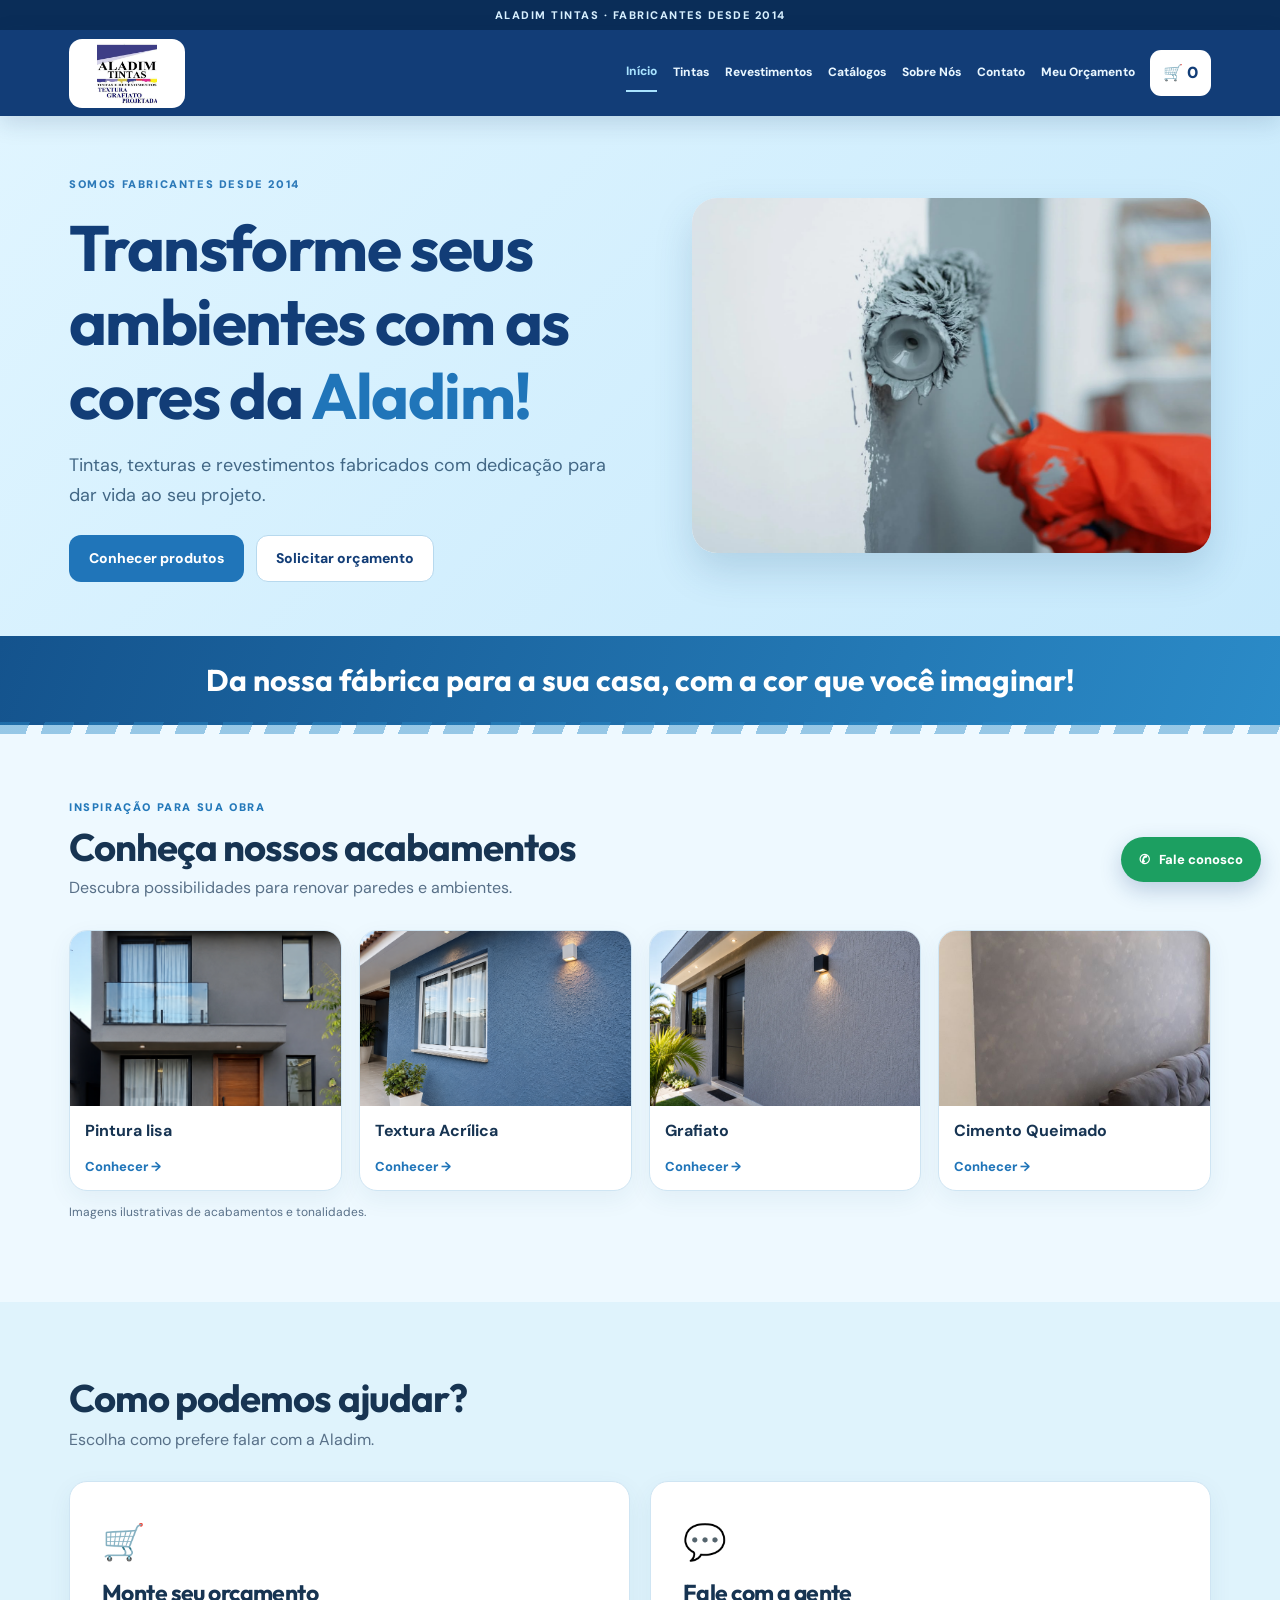
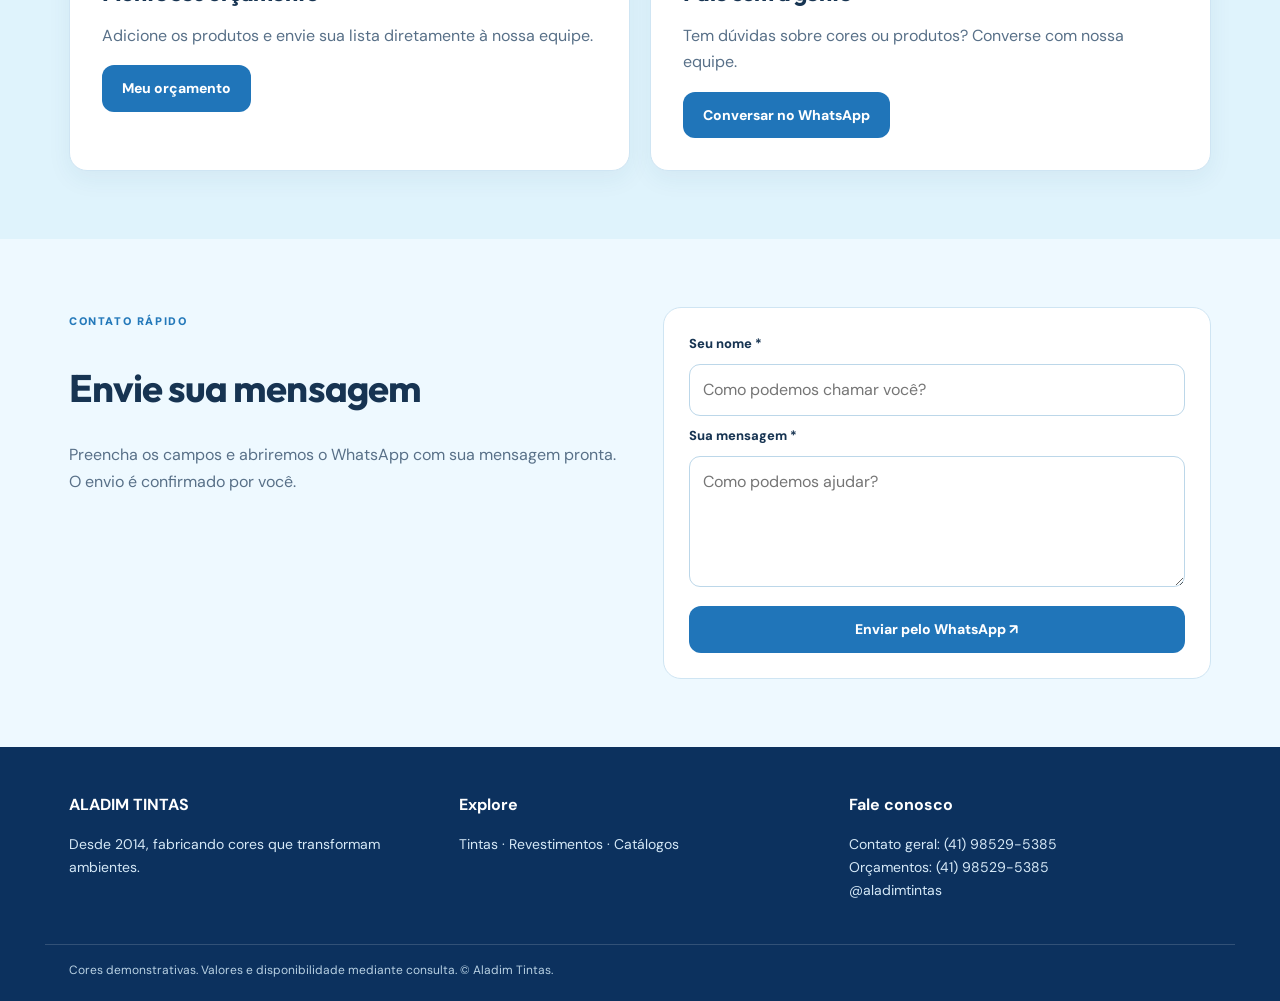
<file: index.html>
<!doctype html><html lang="pt-BR"><head><meta charset="utf-8"><meta name="viewport" content="width=device-width,initial-scale=1"><meta name="theme-color" content="#123D77"><meta name="description" content="Aladim Tintas: fabricantes de tintas, texturas e revestimentos desde 2014. Consulte cores e solicite orçamento."><title>Início | Aladim Tintas</title><link rel="stylesheet" href="style.css"></head><body data-page="index"><div class="topline">ALADIM TINTAS · FABRICANTES DESDE 2014</div><header class="header"><div class="wrap nav"><a class="brand" href="index.html" aria-label="Aladim Tintas, início"><img src="logo.png" alt="Aladim Tintas"></a><button id="menu-button" class="menu-button" type="button" aria-expanded="false" aria-controls="navlinks">☰ Menu</button><nav id="navlinks" class="navlinks" aria-label="Menu principal"><a href="index.html" class="current" aria-current="page">Início</a><a href="tintas.html">Tintas</a><a href="revestimentos.html">Revestimentos</a><a href="catalogos.html">Catálogos</a><a href="sobre.html">Sobre Nós</a><a href="contato.html">Contato</a><a href="orcamento.html">Meu Orçamento</a></nav><a class="cart-top" href="orcamento.html" aria-label="Meu orçamento">🛒 <span id="cart-count">0</span></a></div></header><main id="main"></main><footer><div class="wrap foot-grid"><div><strong>ALADIM TINTAS</strong><p>Desde 2014, fabricando cores que transformam ambientes.</p></div><div><strong>Explore</strong><p><a href="tintas.html">Tintas</a> · <a href="revestimentos.html">Revestimentos</a> · <a href="catalogos.html">Catálogos</a></p></div><div><strong>Fale conosco</strong><p><a href="https://wa.me/5541985295385" target="_blank" rel="noopener">Contato geral: (41) 98529-5385</a><br><a href="https://wa.me/5541985295385" target="_blank" rel="noopener">Orçamentos: (41) 98529-5385</a><br><a href="https://www.instagram.com/aladimtintas/" target="_blank" rel="noopener">@aladimtintas</a></p></div></div><div class="wrap copyright">Cores demonstrativas. Valores e disponibilidade mediante consulta. © Aladim Tintas.</div></footer><a class="whats-float" href="https://wa.me/5541985295385?text=Ol%C3%A1%21%20Gostaria%20de%20falar%20com%20a%20Aladim%20Tintas." target="_blank" rel="noopener" aria-label="Falar com Aladim Tintas pelo WhatsApp">✆ <span>Fale conosco</span></a><script src="app.js" defer></script></body></html>
</file>
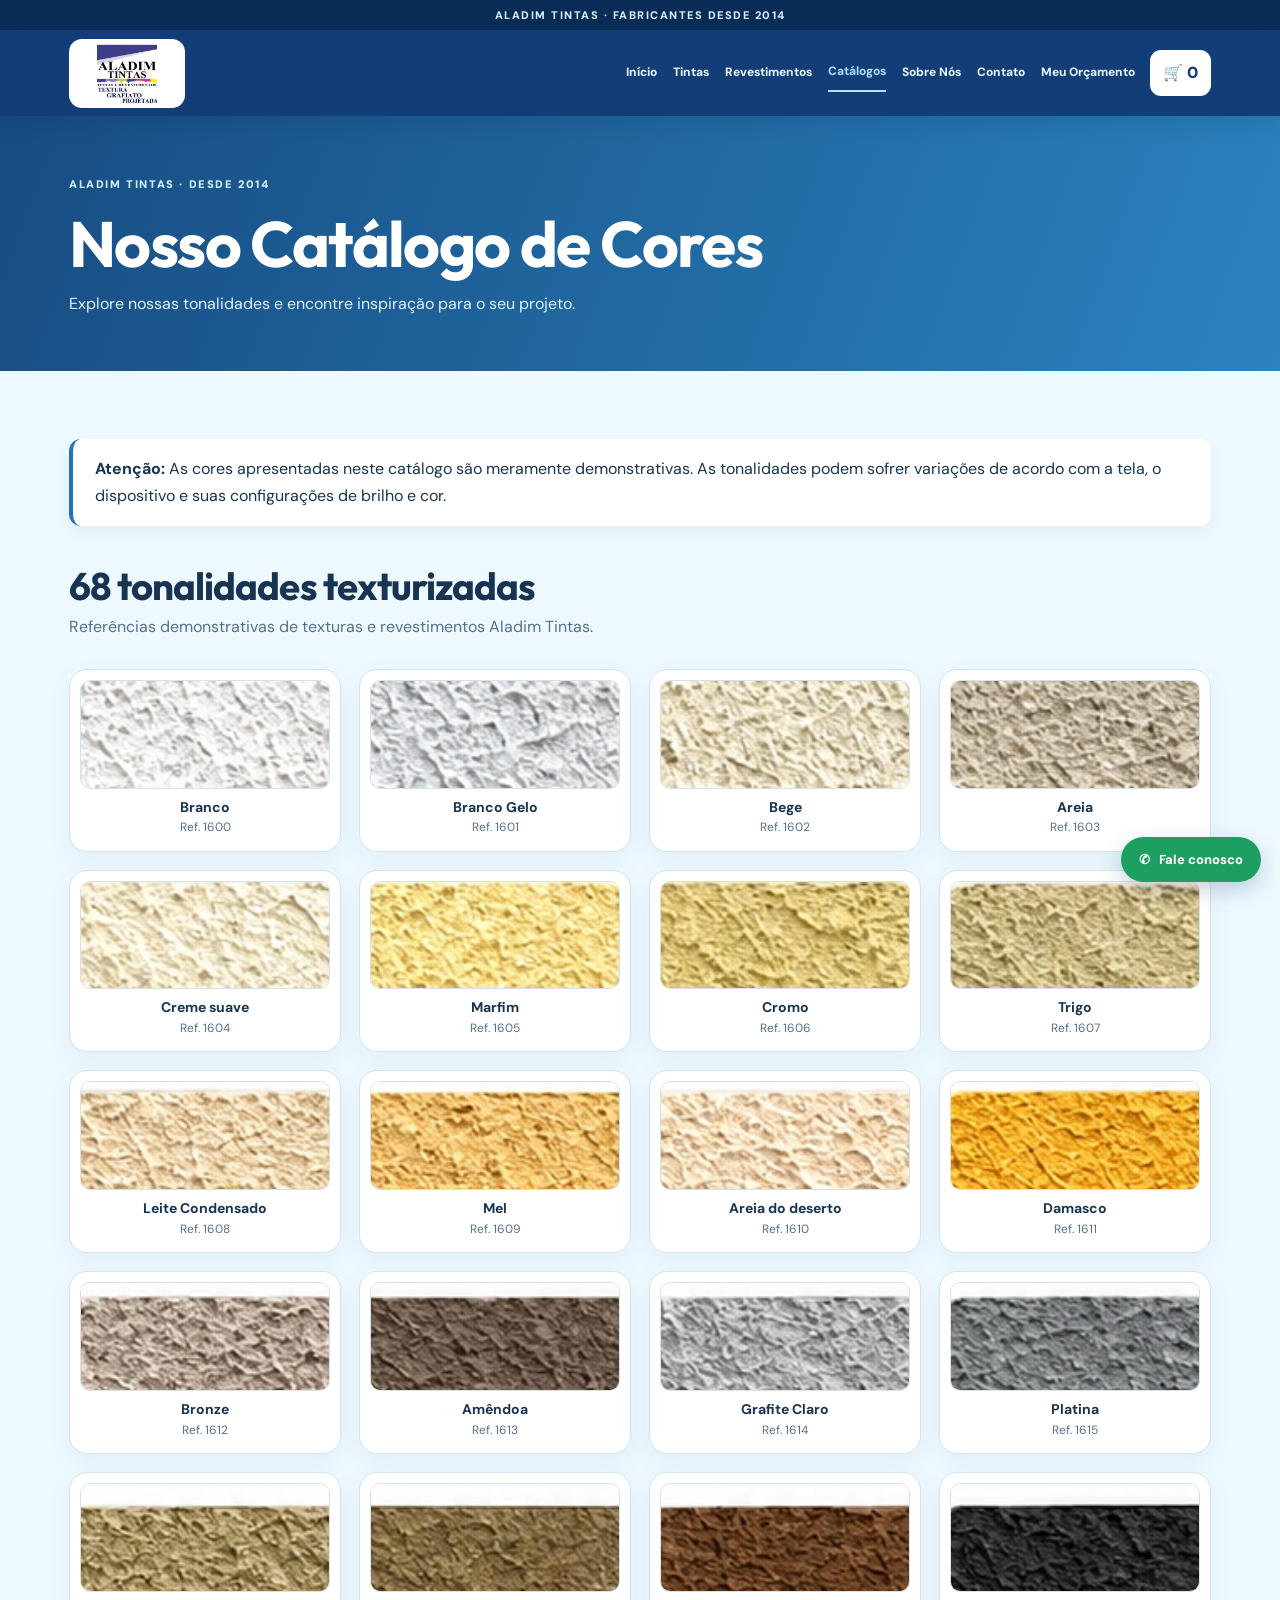
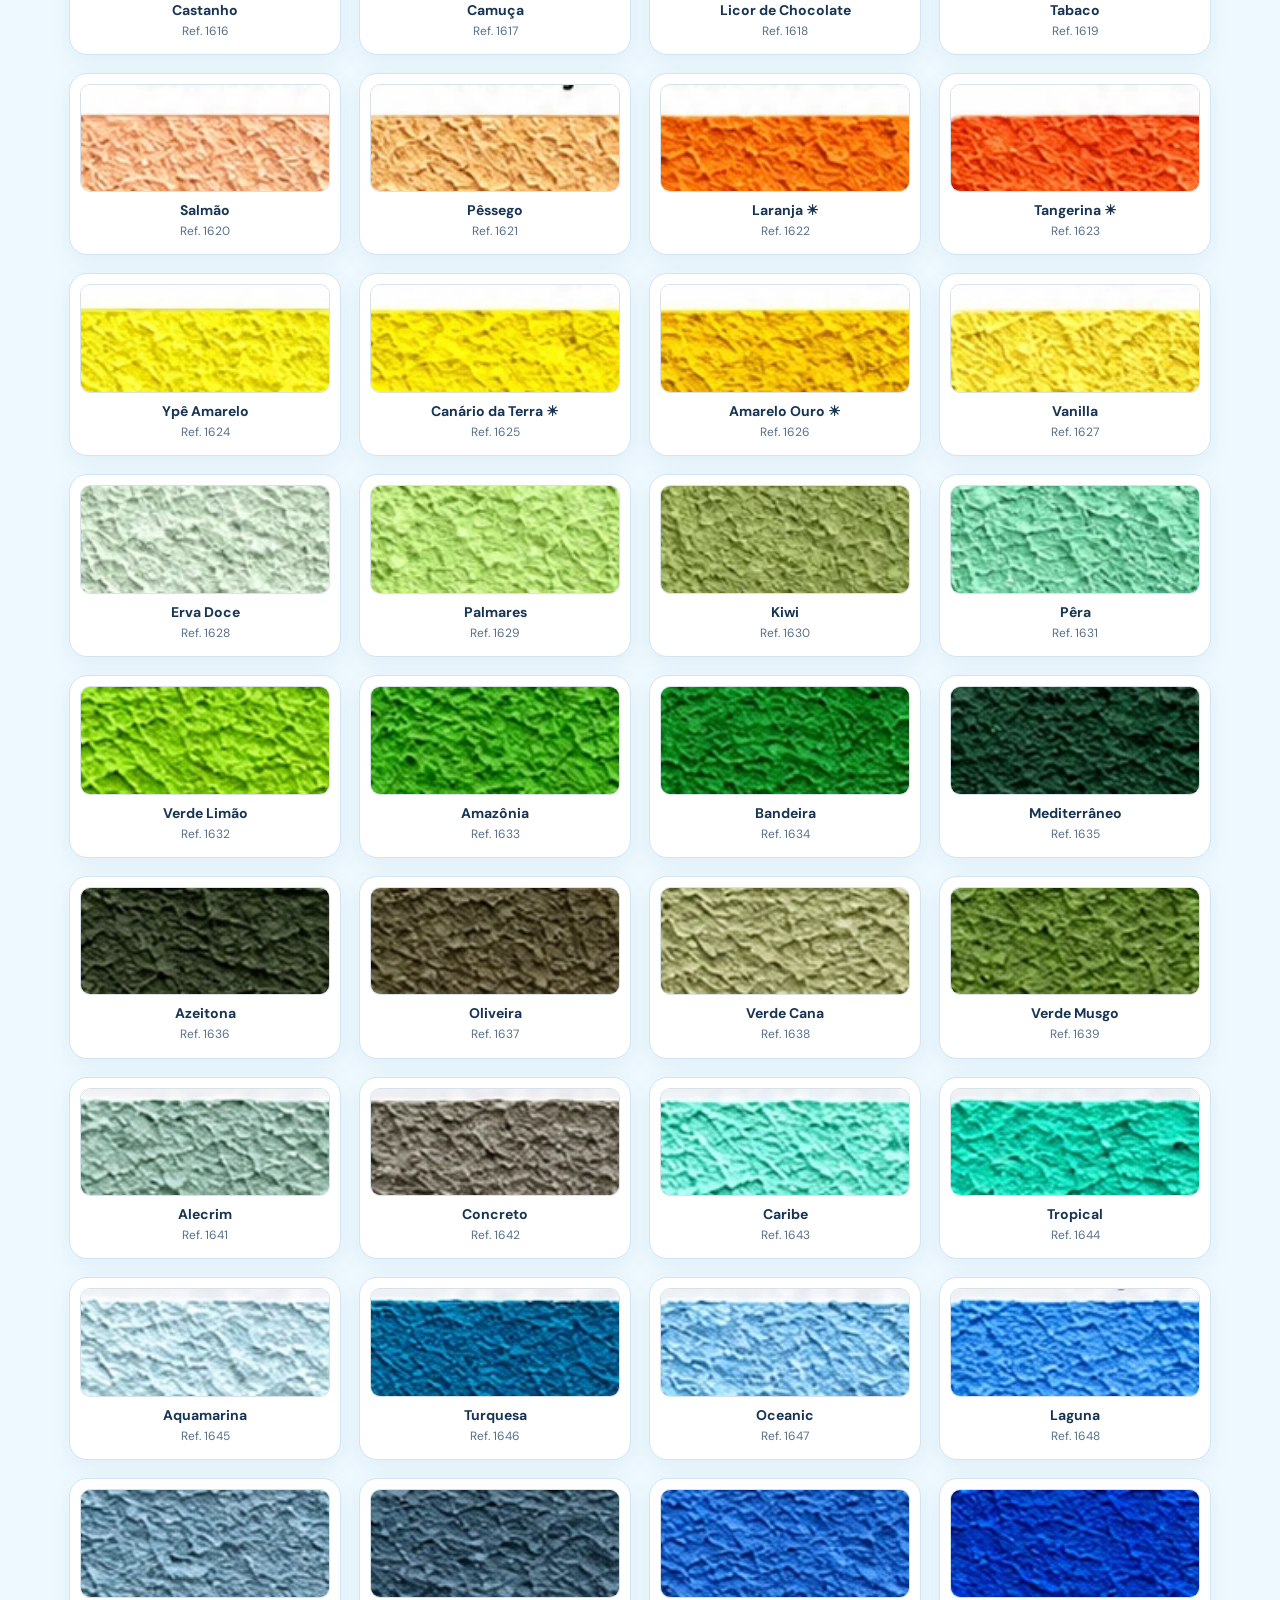
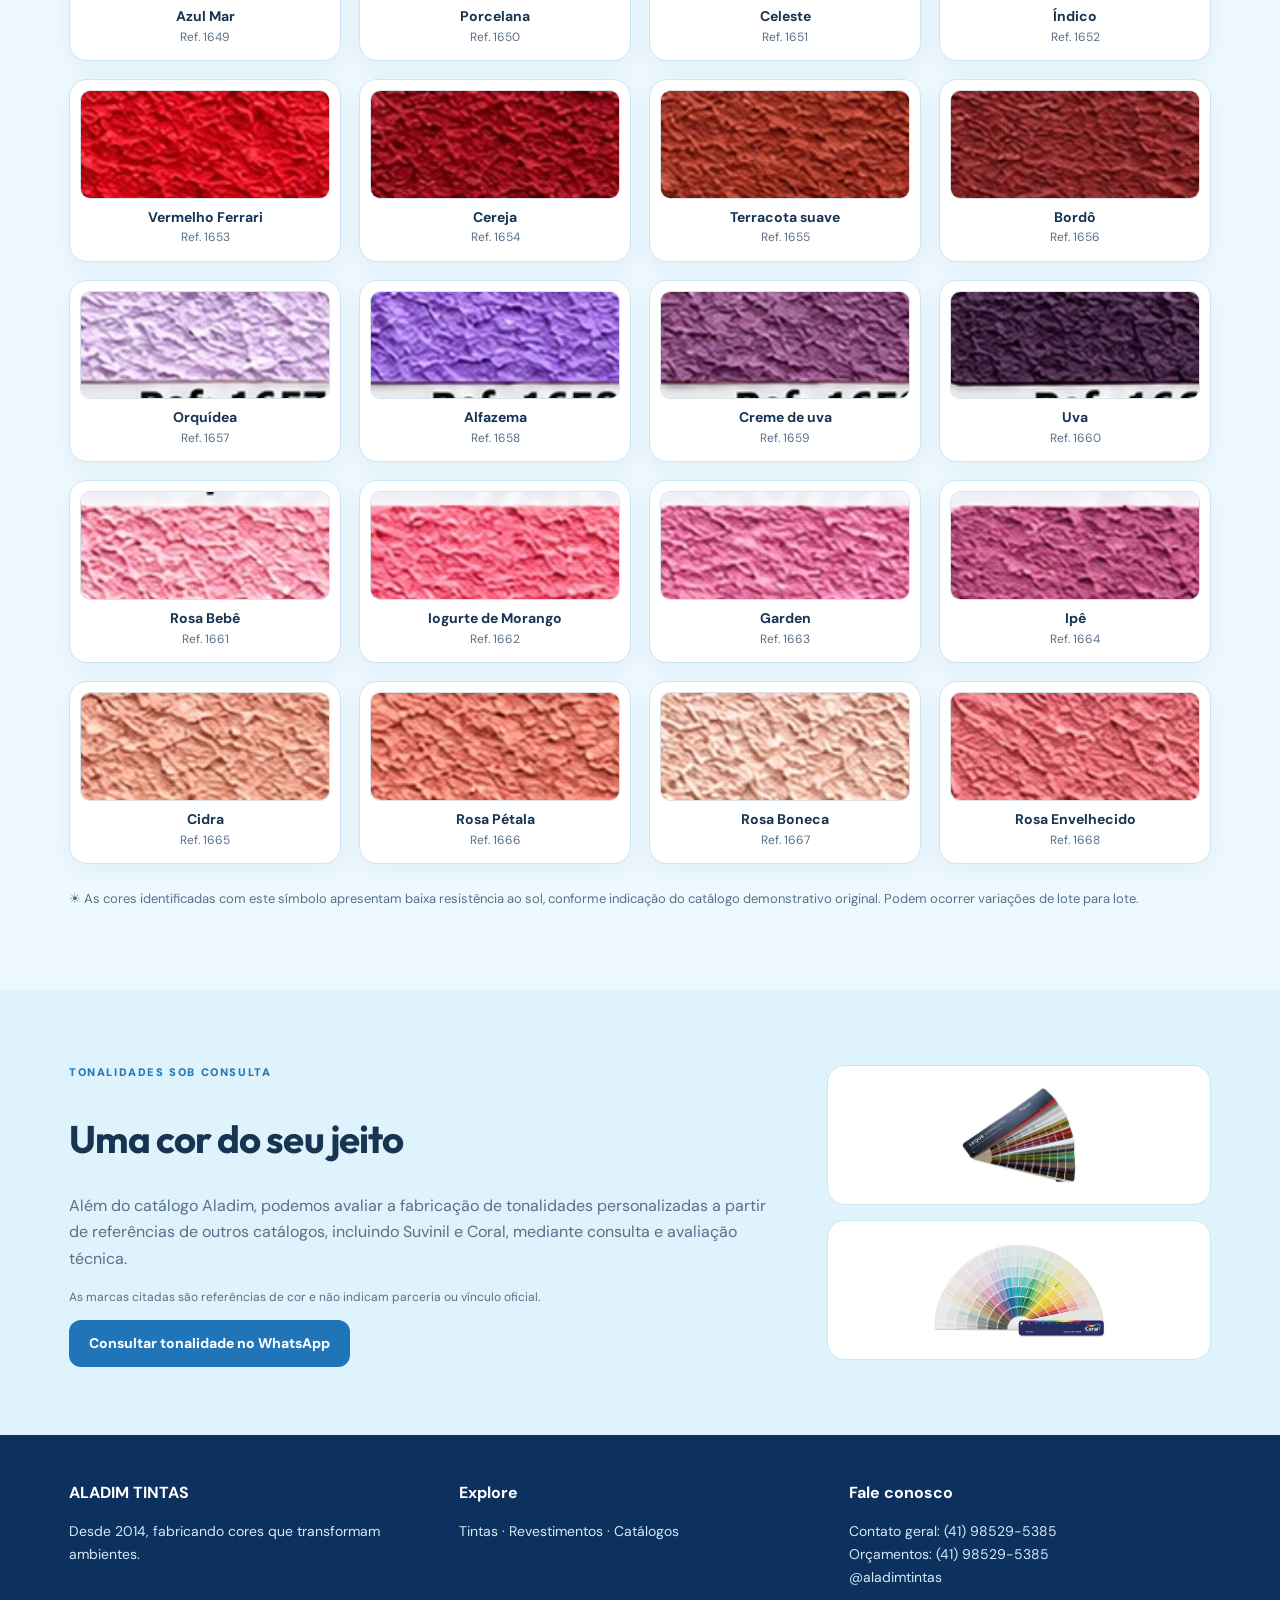
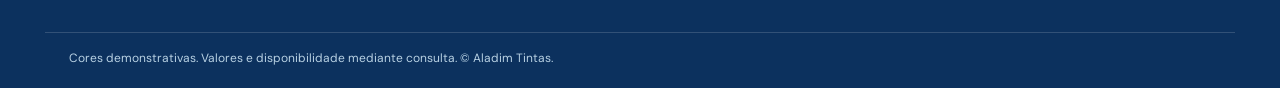
<file: catalogos.html>
<!doctype html><html lang="pt-BR"><head><meta charset="utf-8"><meta name="viewport" content="width=device-width,initial-scale=1"><meta name="theme-color" content="#123D77"><meta name="description" content="Aladim Tintas: fabricantes de tintas, texturas e revestimentos desde 2014. Consulte cores e solicite orçamento."><title>Catálogos | Aladim Tintas</title><link rel="stylesheet" href="style.css"></head><body data-page="catalogos"><div class="topline">ALADIM TINTAS · FABRICANTES DESDE 2014</div><header class="header"><div class="wrap nav"><a class="brand" href="index.html" aria-label="Aladim Tintas, início"><img src="logo.png" alt="Aladim Tintas"></a><button id="menu-button" class="menu-button" type="button" aria-expanded="false" aria-controls="navlinks">☰ Menu</button><nav id="navlinks" class="navlinks" aria-label="Menu principal"><a href="index.html">Início</a><a href="tintas.html">Tintas</a><a href="revestimentos.html">Revestimentos</a><a href="catalogos.html" class="current" aria-current="page">Catálogos</a><a href="sobre.html">Sobre Nós</a><a href="contato.html">Contato</a><a href="orcamento.html">Meu Orçamento</a></nav><a class="cart-top" href="orcamento.html" aria-label="Meu orçamento">🛒 <span id="cart-count">0</span></a></div></header><main id="main"></main><footer><div class="wrap foot-grid"><div><strong>ALADIM TINTAS</strong><p>Desde 2014, fabricando cores que transformam ambientes.</p></div><div><strong>Explore</strong><p><a href="tintas.html">Tintas</a> · <a href="revestimentos.html">Revestimentos</a> · <a href="catalogos.html">Catálogos</a></p></div><div><strong>Fale conosco</strong><p><a href="https://wa.me/5541985295385" target="_blank" rel="noopener">Contato geral: (41) 98529-5385</a><br><a href="https://wa.me/5541985295385" target="_blank" rel="noopener">Orçamentos: (41) 98529-5385</a><br><a href="https://www.instagram.com/aladimtintas/" target="_blank" rel="noopener">@aladimtintas</a></p></div></div><div class="wrap copyright">Cores demonstrativas. Valores e disponibilidade mediante consulta. © Aladim Tintas.</div></footer><a class="whats-float" href="https://wa.me/5541985295385?text=Ol%C3%A1%21%20Gostaria%20de%20falar%20com%20a%20Aladim%20Tintas." target="_blank" rel="noopener" aria-label="Falar com Aladim Tintas pelo WhatsApp">✆ <span>Fale conosco</span></a><script src="app.js" defer></script></body></html>
</file>
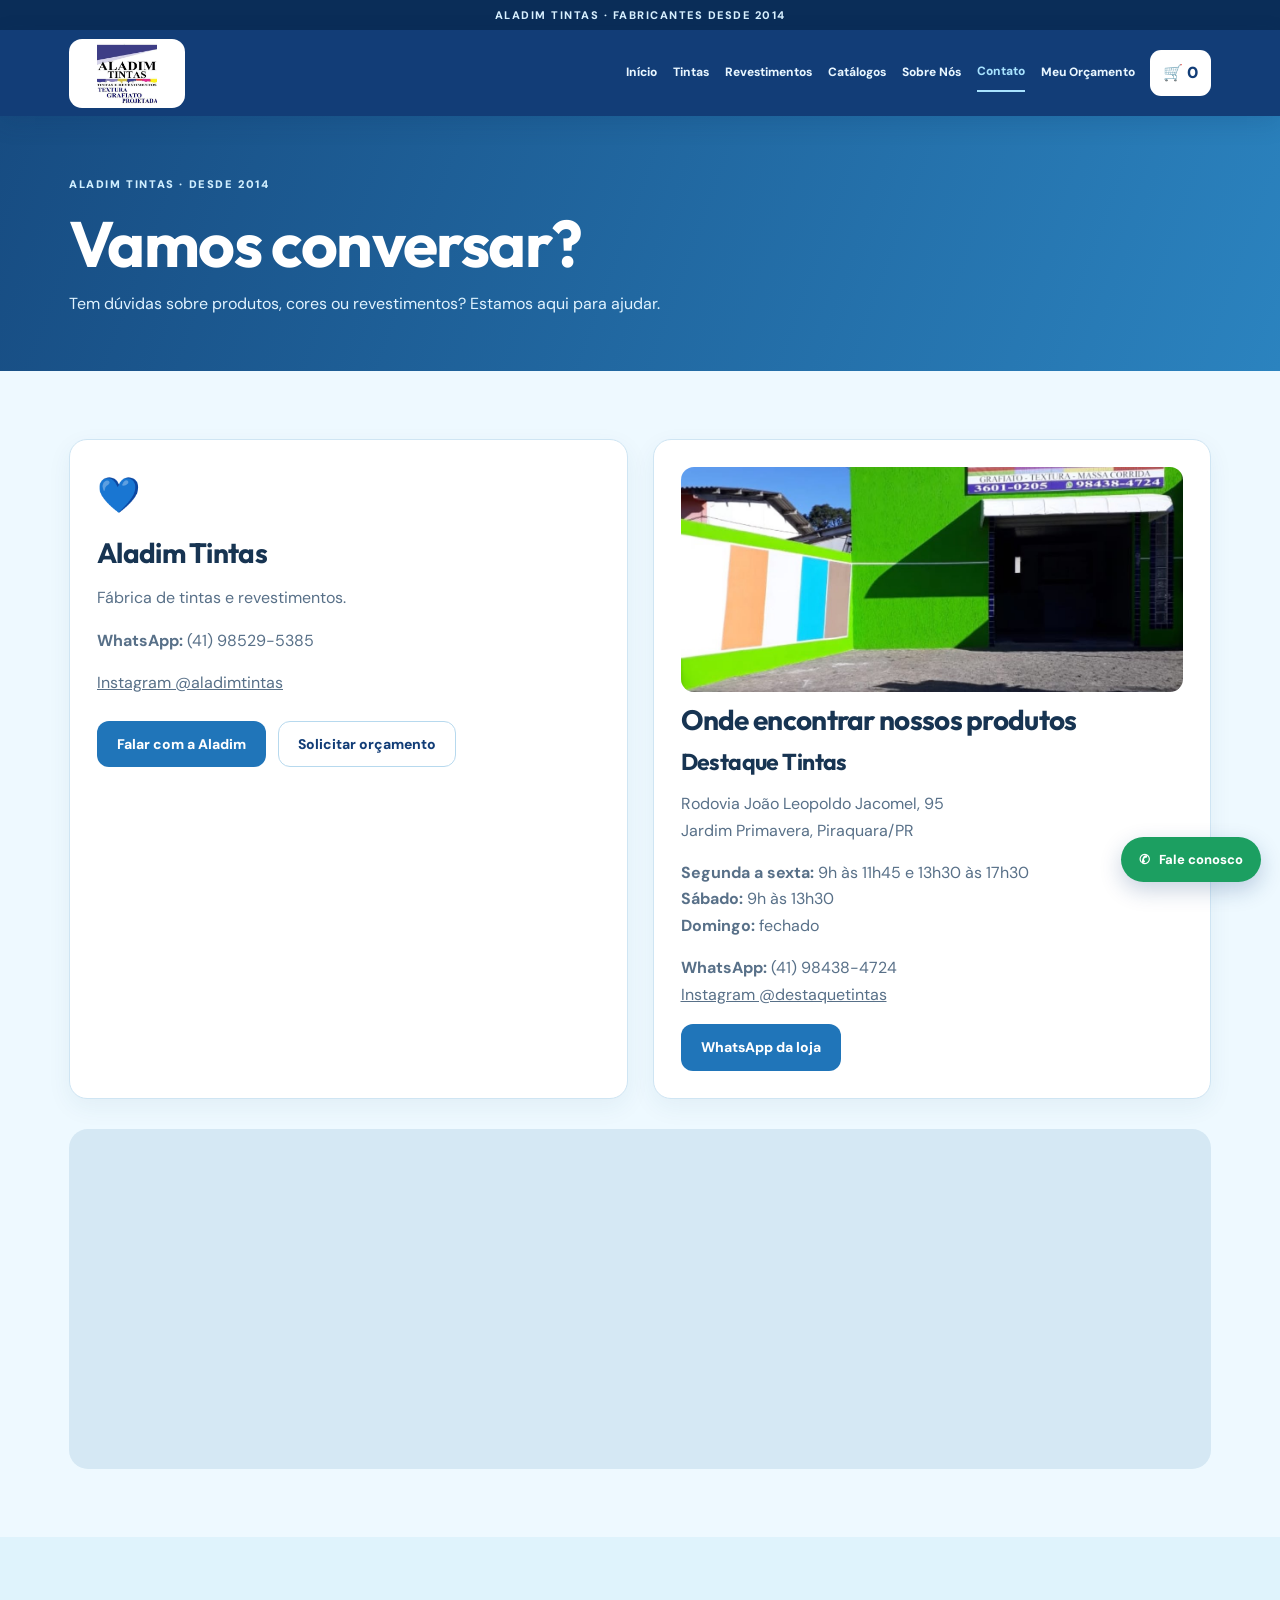
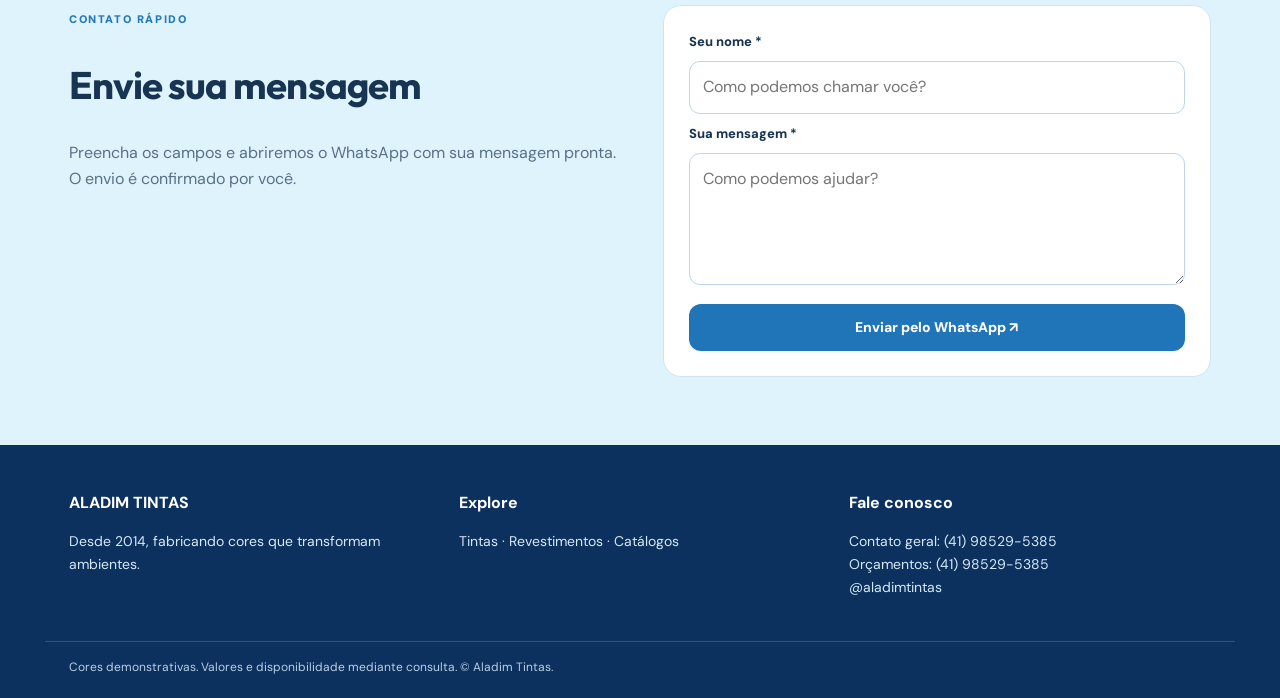
<file: contato.html>
<!doctype html><html lang="pt-BR"><head><meta charset="utf-8"><meta name="viewport" content="width=device-width,initial-scale=1"><meta name="theme-color" content="#123D77"><meta name="description" content="Aladim Tintas: fabricantes de tintas, texturas e revestimentos desde 2014. Consulte cores e solicite orçamento."><title>Contato | Aladim Tintas</title><link rel="stylesheet" href="style.css"></head><body data-page="contato"><div class="topline">ALADIM TINTAS · FABRICANTES DESDE 2014</div><header class="header"><div class="wrap nav"><a class="brand" href="index.html" aria-label="Aladim Tintas, início"><img src="logo.png" alt="Aladim Tintas"></a><button id="menu-button" class="menu-button" type="button" aria-expanded="false" aria-controls="navlinks">☰ Menu</button><nav id="navlinks" class="navlinks" aria-label="Menu principal"><a href="index.html">Início</a><a href="tintas.html">Tintas</a><a href="revestimentos.html">Revestimentos</a><a href="catalogos.html">Catálogos</a><a href="sobre.html">Sobre Nós</a><a href="contato.html" class="current" aria-current="page">Contato</a><a href="orcamento.html">Meu Orçamento</a></nav><a class="cart-top" href="orcamento.html" aria-label="Meu orçamento">🛒 <span id="cart-count">0</span></a></div></header><main id="main"></main><footer><div class="wrap foot-grid"><div><strong>ALADIM TINTAS</strong><p>Desde 2014, fabricando cores que transformam ambientes.</p></div><div><strong>Explore</strong><p><a href="tintas.html">Tintas</a> · <a href="revestimentos.html">Revestimentos</a> · <a href="catalogos.html">Catálogos</a></p></div><div><strong>Fale conosco</strong><p><a href="https://wa.me/5541985295385" target="_blank" rel="noopener">Contato geral: (41) 98529-5385</a><br><a href="https://wa.me/5541985295385" target="_blank" rel="noopener">Orçamentos: (41) 98529-5385</a><br><a href="https://www.instagram.com/aladimtintas/" target="_blank" rel="noopener">@aladimtintas</a></p></div></div><div class="wrap copyright">Cores demonstrativas. Valores e disponibilidade mediante consulta. © Aladim Tintas.</div></footer><a class="whats-float" href="https://wa.me/5541985295385?text=Ol%C3%A1%21%20Gostaria%20de%20falar%20com%20a%20Aladim%20Tintas." target="_blank" rel="noopener" aria-label="Falar com Aladim Tintas pelo WhatsApp">✆ <span>Fale conosco</span></a><script src="app.js" defer></script></body></html>
</file>
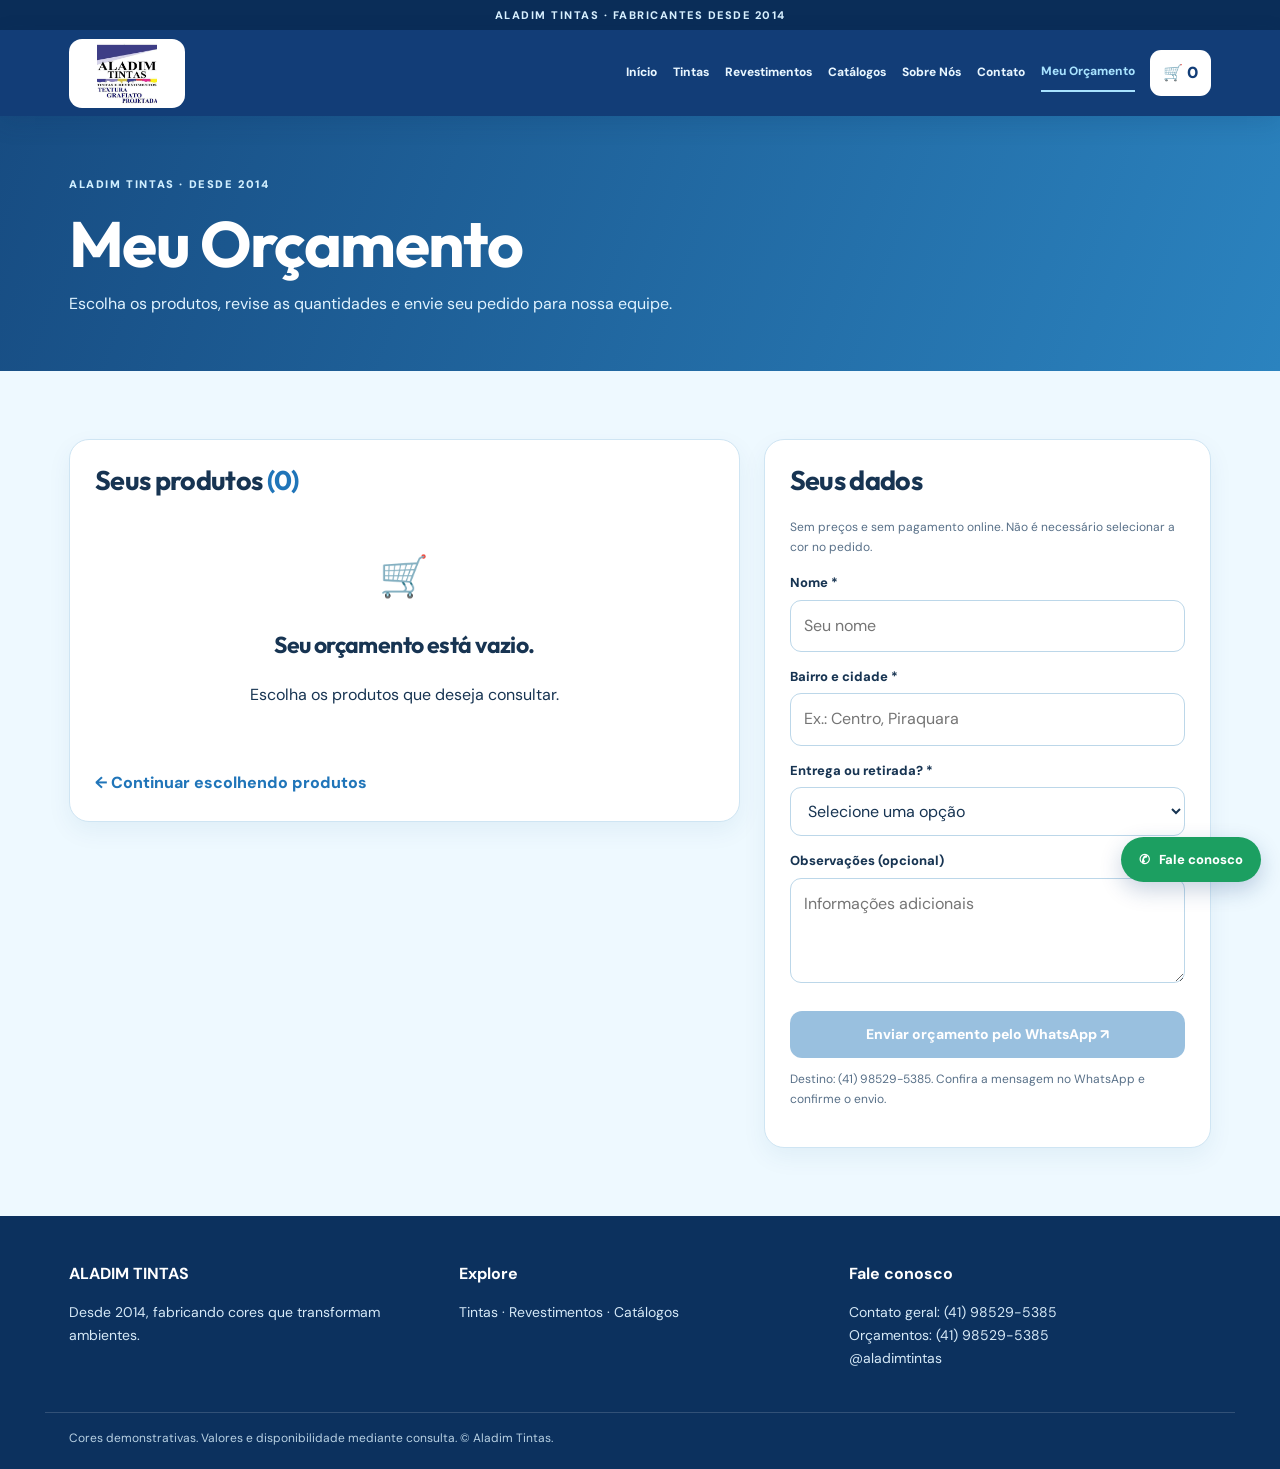
<file: orcamento.html>
<!doctype html><html lang="pt-BR"><head><meta charset="utf-8"><meta name="viewport" content="width=device-width,initial-scale=1"><meta name="theme-color" content="#123D77"><meta name="description" content="Aladim Tintas: fabricantes de tintas, texturas e revestimentos desde 2014. Consulte cores e solicite orçamento."><title>Meu Orçamento | Aladim Tintas</title><link rel="stylesheet" href="style.css"></head><body data-page="orcamento"><div class="topline">ALADIM TINTAS · FABRICANTES DESDE 2014</div><header class="header"><div class="wrap nav"><a class="brand" href="index.html" aria-label="Aladim Tintas, início"><img src="logo.png" alt="Aladim Tintas"></a><button id="menu-button" class="menu-button" type="button" aria-expanded="false" aria-controls="navlinks">☰ Menu</button><nav id="navlinks" class="navlinks" aria-label="Menu principal"><a href="index.html">Início</a><a href="tintas.html">Tintas</a><a href="revestimentos.html">Revestimentos</a><a href="catalogos.html">Catálogos</a><a href="sobre.html">Sobre Nós</a><a href="contato.html">Contato</a><a href="orcamento.html" class="current" aria-current="page">Meu Orçamento</a></nav><a class="cart-top" href="orcamento.html" aria-label="Meu orçamento">🛒 <span id="cart-count">0</span></a></div></header><main id="main"></main><footer><div class="wrap foot-grid"><div><strong>ALADIM TINTAS</strong><p>Desde 2014, fabricando cores que transformam ambientes.</p></div><div><strong>Explore</strong><p><a href="tintas.html">Tintas</a> · <a href="revestimentos.html">Revestimentos</a> · <a href="catalogos.html">Catálogos</a></p></div><div><strong>Fale conosco</strong><p><a href="https://wa.me/5541985295385" target="_blank" rel="noopener">Contato geral: (41) 98529-5385</a><br><a href="https://wa.me/5541985295385" target="_blank" rel="noopener">Orçamentos: (41) 98529-5385</a><br><a href="https://www.instagram.com/aladimtintas/" target="_blank" rel="noopener">@aladimtintas</a></p></div></div><div class="wrap copyright">Cores demonstrativas. Valores e disponibilidade mediante consulta. © Aladim Tintas.</div></footer><a class="whats-float" href="https://wa.me/5541985295385?text=Ol%C3%A1%21%20Gostaria%20de%20falar%20com%20a%20Aladim%20Tintas." target="_blank" rel="noopener" aria-label="Falar com Aladim Tintas pelo WhatsApp">✆ <span>Fale conosco</span></a><script src="app.js" defer></script></body></html>
</file>
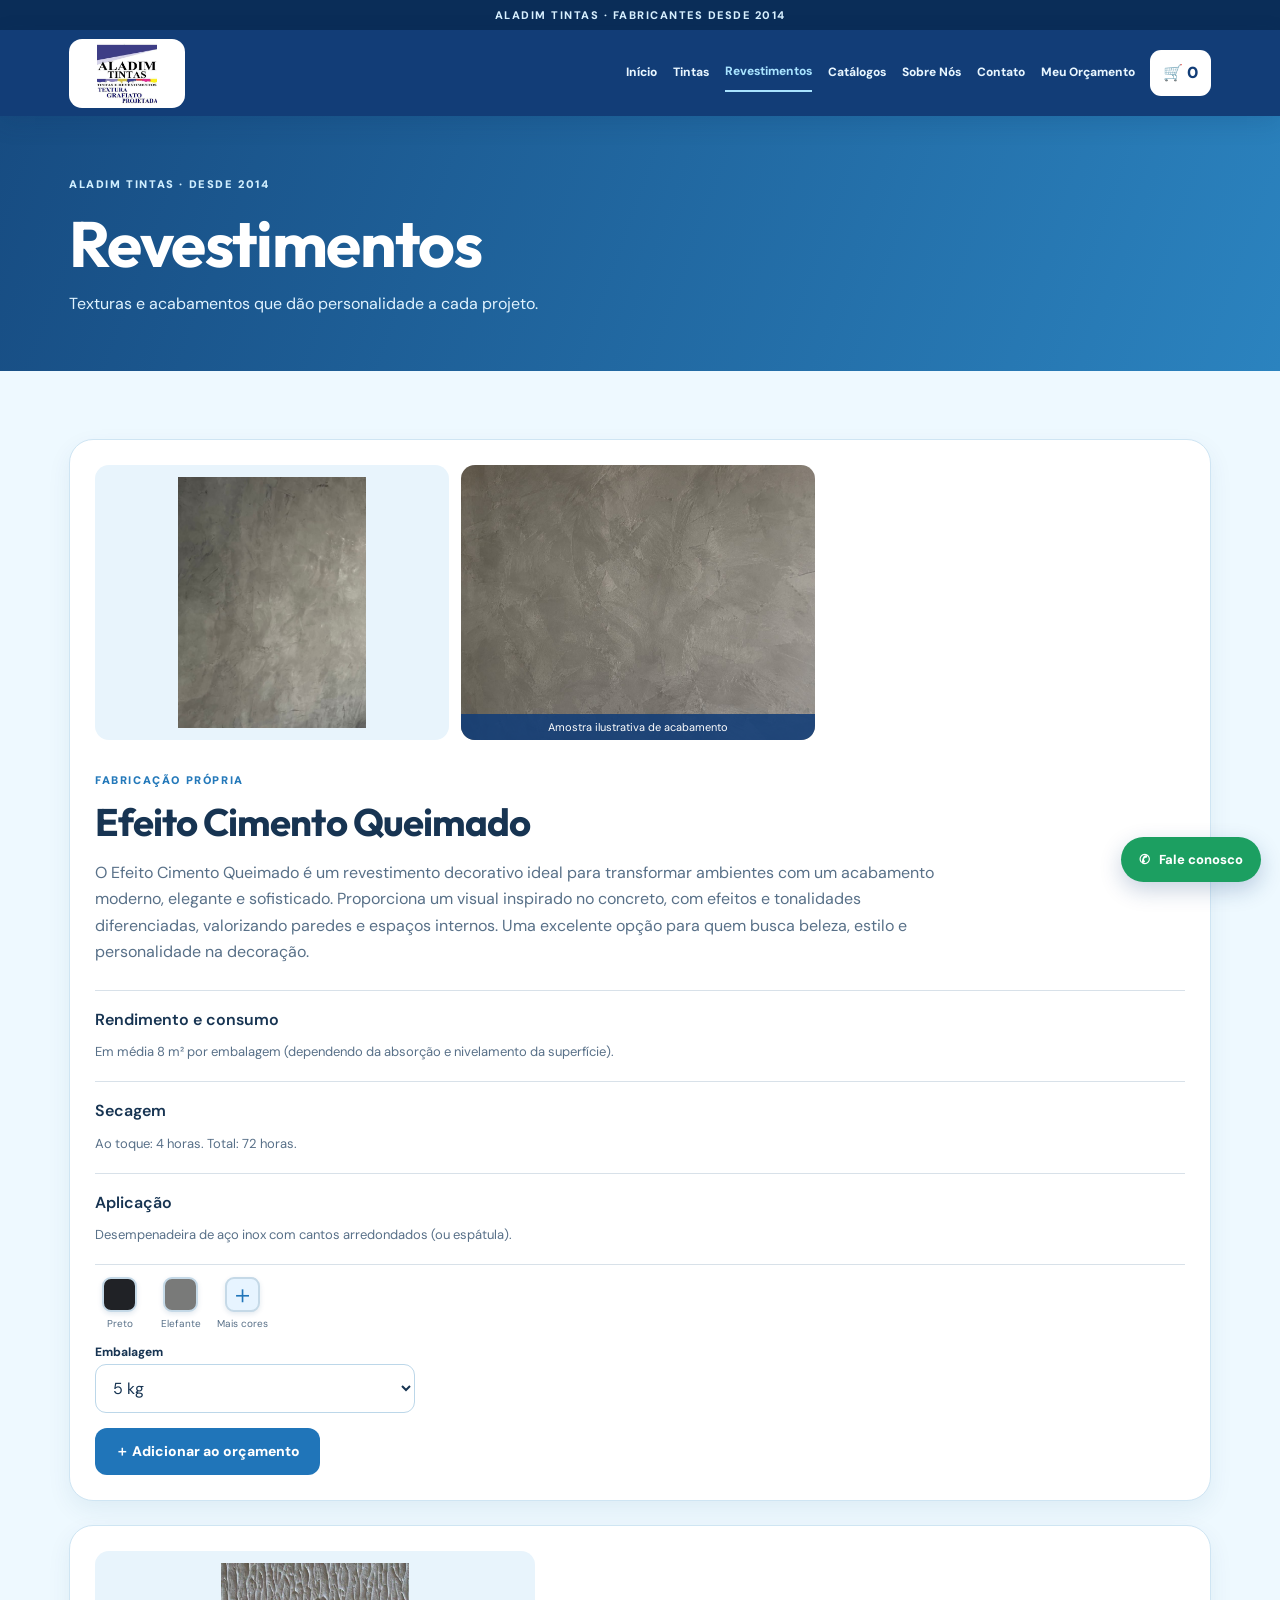
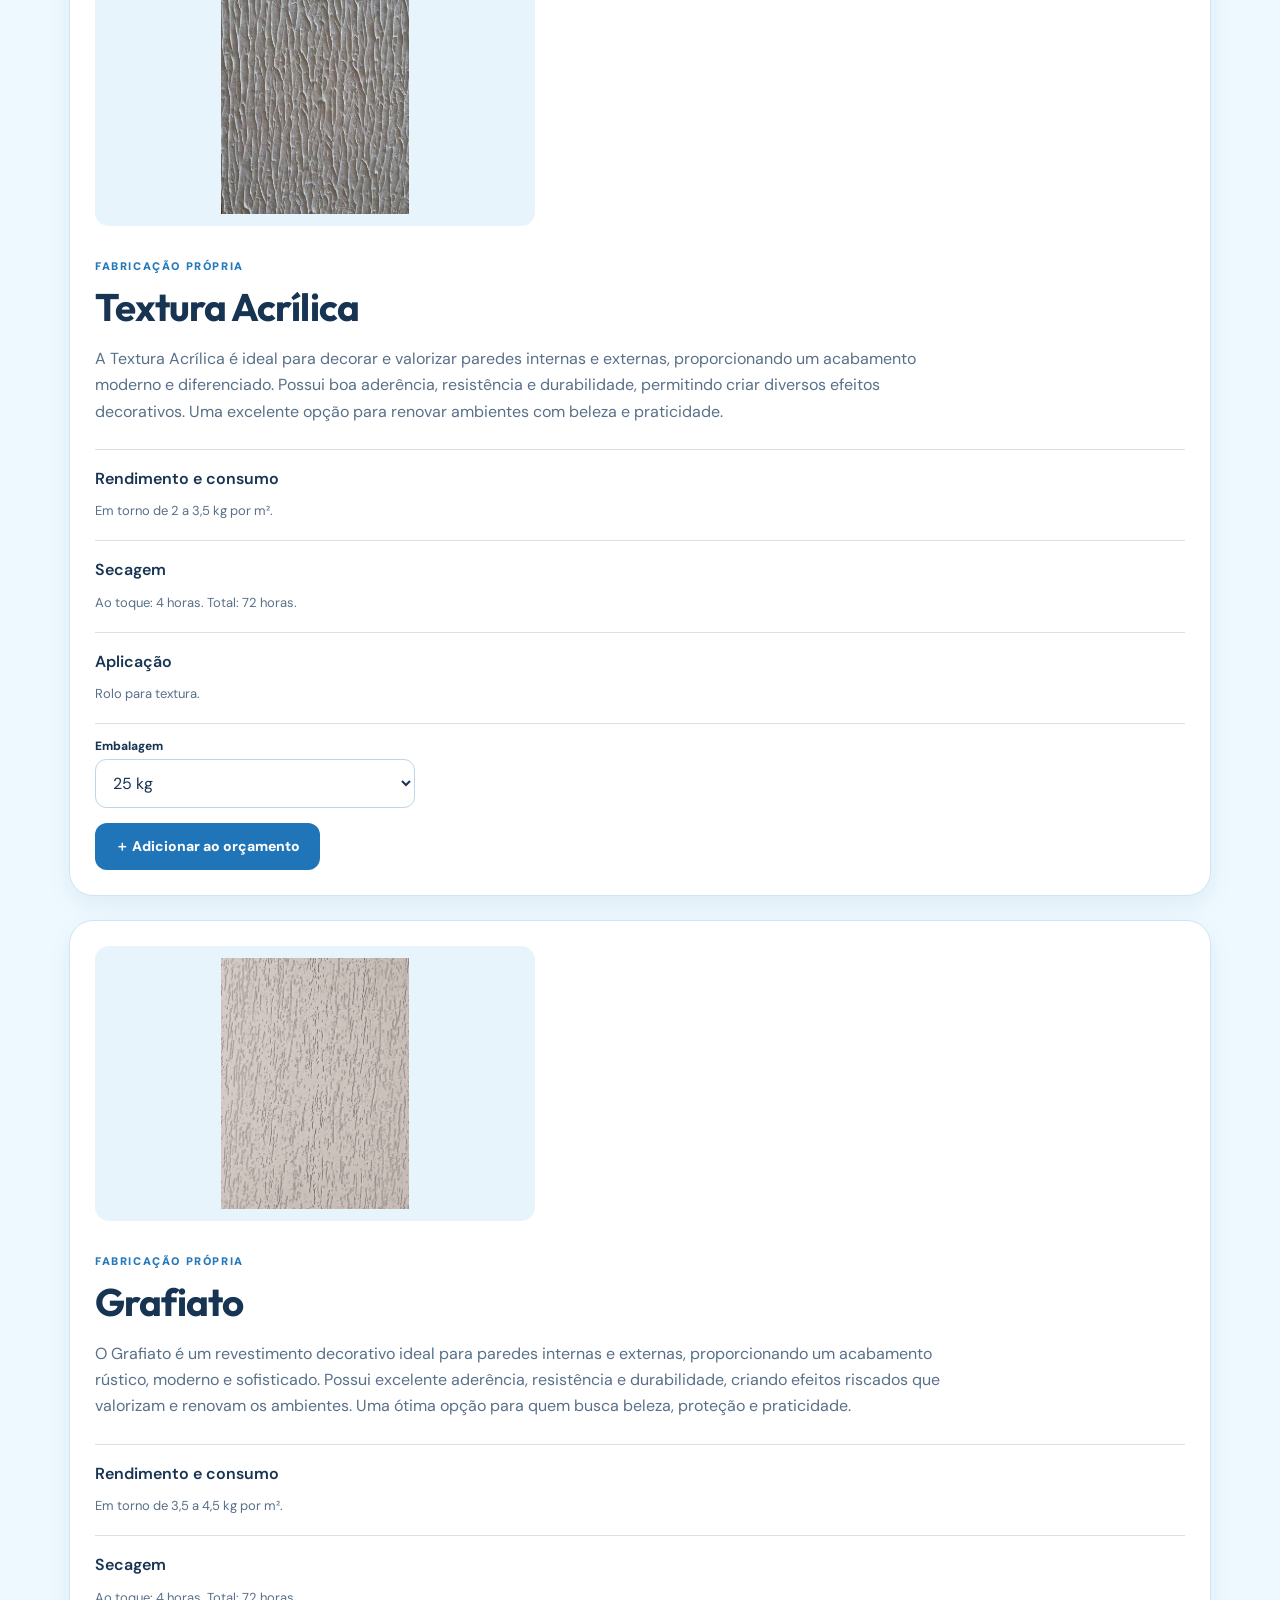
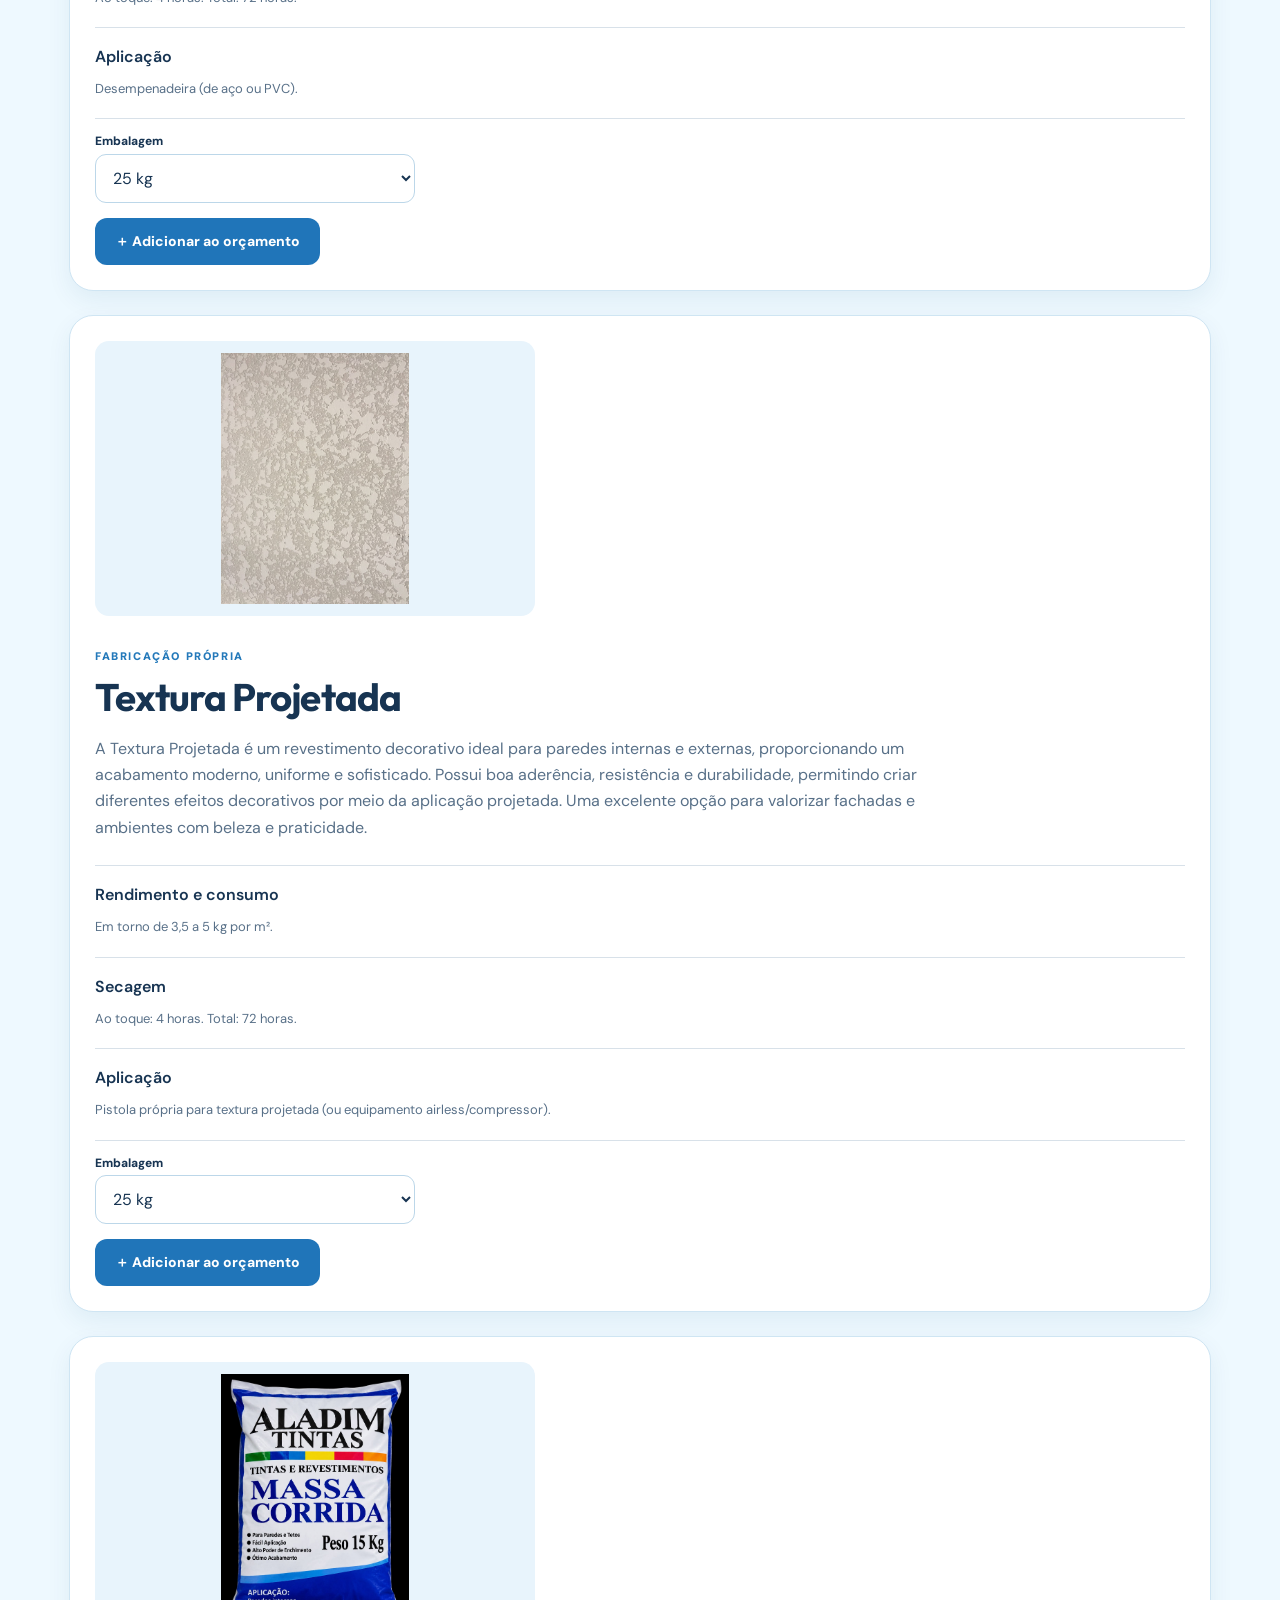
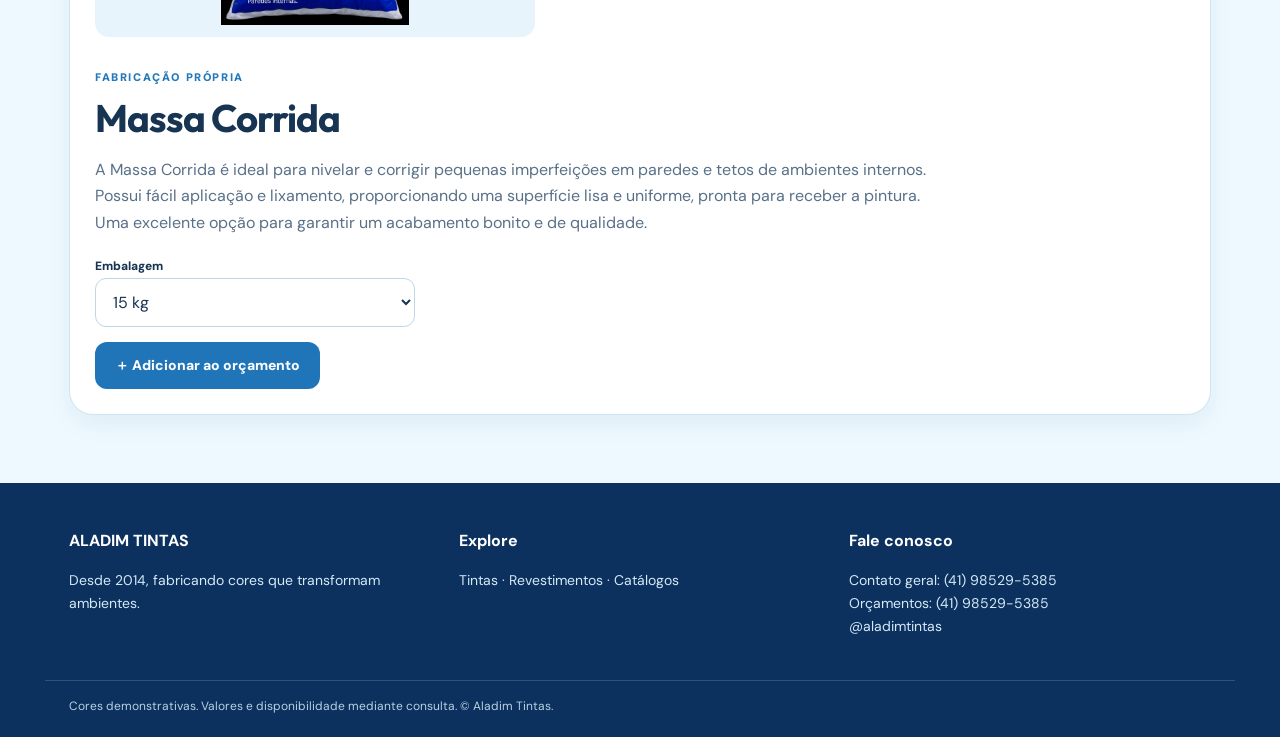
<file: revestimentos.html>
<!doctype html><html lang="pt-BR"><head><meta charset="utf-8"><meta name="viewport" content="width=device-width,initial-scale=1"><meta name="theme-color" content="#123D77"><meta name="description" content="Aladim Tintas: fabricantes de tintas, texturas e revestimentos desde 2014. Consulte cores e solicite orçamento."><title>Revestimentos | Aladim Tintas</title><link rel="stylesheet" href="style.css"></head><body data-page="revestimentos"><div class="topline">ALADIM TINTAS · FABRICANTES DESDE 2014</div><header class="header"><div class="wrap nav"><a class="brand" href="index.html" aria-label="Aladim Tintas, início"><img src="logo.png" alt="Aladim Tintas"></a><button id="menu-button" class="menu-button" type="button" aria-expanded="false" aria-controls="navlinks">☰ Menu</button><nav id="navlinks" class="navlinks" aria-label="Menu principal"><a href="index.html">Início</a><a href="tintas.html">Tintas</a><a href="revestimentos.html" class="current" aria-current="page">Revestimentos</a><a href="catalogos.html">Catálogos</a><a href="sobre.html">Sobre Nós</a><a href="contato.html">Contato</a><a href="orcamento.html">Meu Orçamento</a></nav><a class="cart-top" href="orcamento.html" aria-label="Meu orçamento">🛒 <span id="cart-count">0</span></a></div></header><main id="main"></main><footer><div class="wrap foot-grid"><div><strong>ALADIM TINTAS</strong><p>Desde 2014, fabricando cores que transformam ambientes.</p></div><div><strong>Explore</strong><p><a href="tintas.html">Tintas</a> · <a href="revestimentos.html">Revestimentos</a> · <a href="catalogos.html">Catálogos</a></p></div><div><strong>Fale conosco</strong><p><a href="https://wa.me/5541985295385" target="_blank" rel="noopener">Contato geral: (41) 98529-5385</a><br><a href="https://wa.me/5541985295385" target="_blank" rel="noopener">Orçamentos: (41) 98529-5385</a><br><a href="https://www.instagram.com/aladimtintas/" target="_blank" rel="noopener">@aladimtintas</a></p></div></div><div class="wrap copyright">Cores demonstrativas. Valores e disponibilidade mediante consulta. © Aladim Tintas.</div></footer><a class="whats-float" href="https://wa.me/5541985295385?text=Ol%C3%A1%21%20Gostaria%20de%20falar%20com%20a%20Aladim%20Tintas." target="_blank" rel="noopener" aria-label="Falar com Aladim Tintas pelo WhatsApp">✆ <span>Fale conosco</span></a><script src="app.js" defer></script></body></html>
</file>
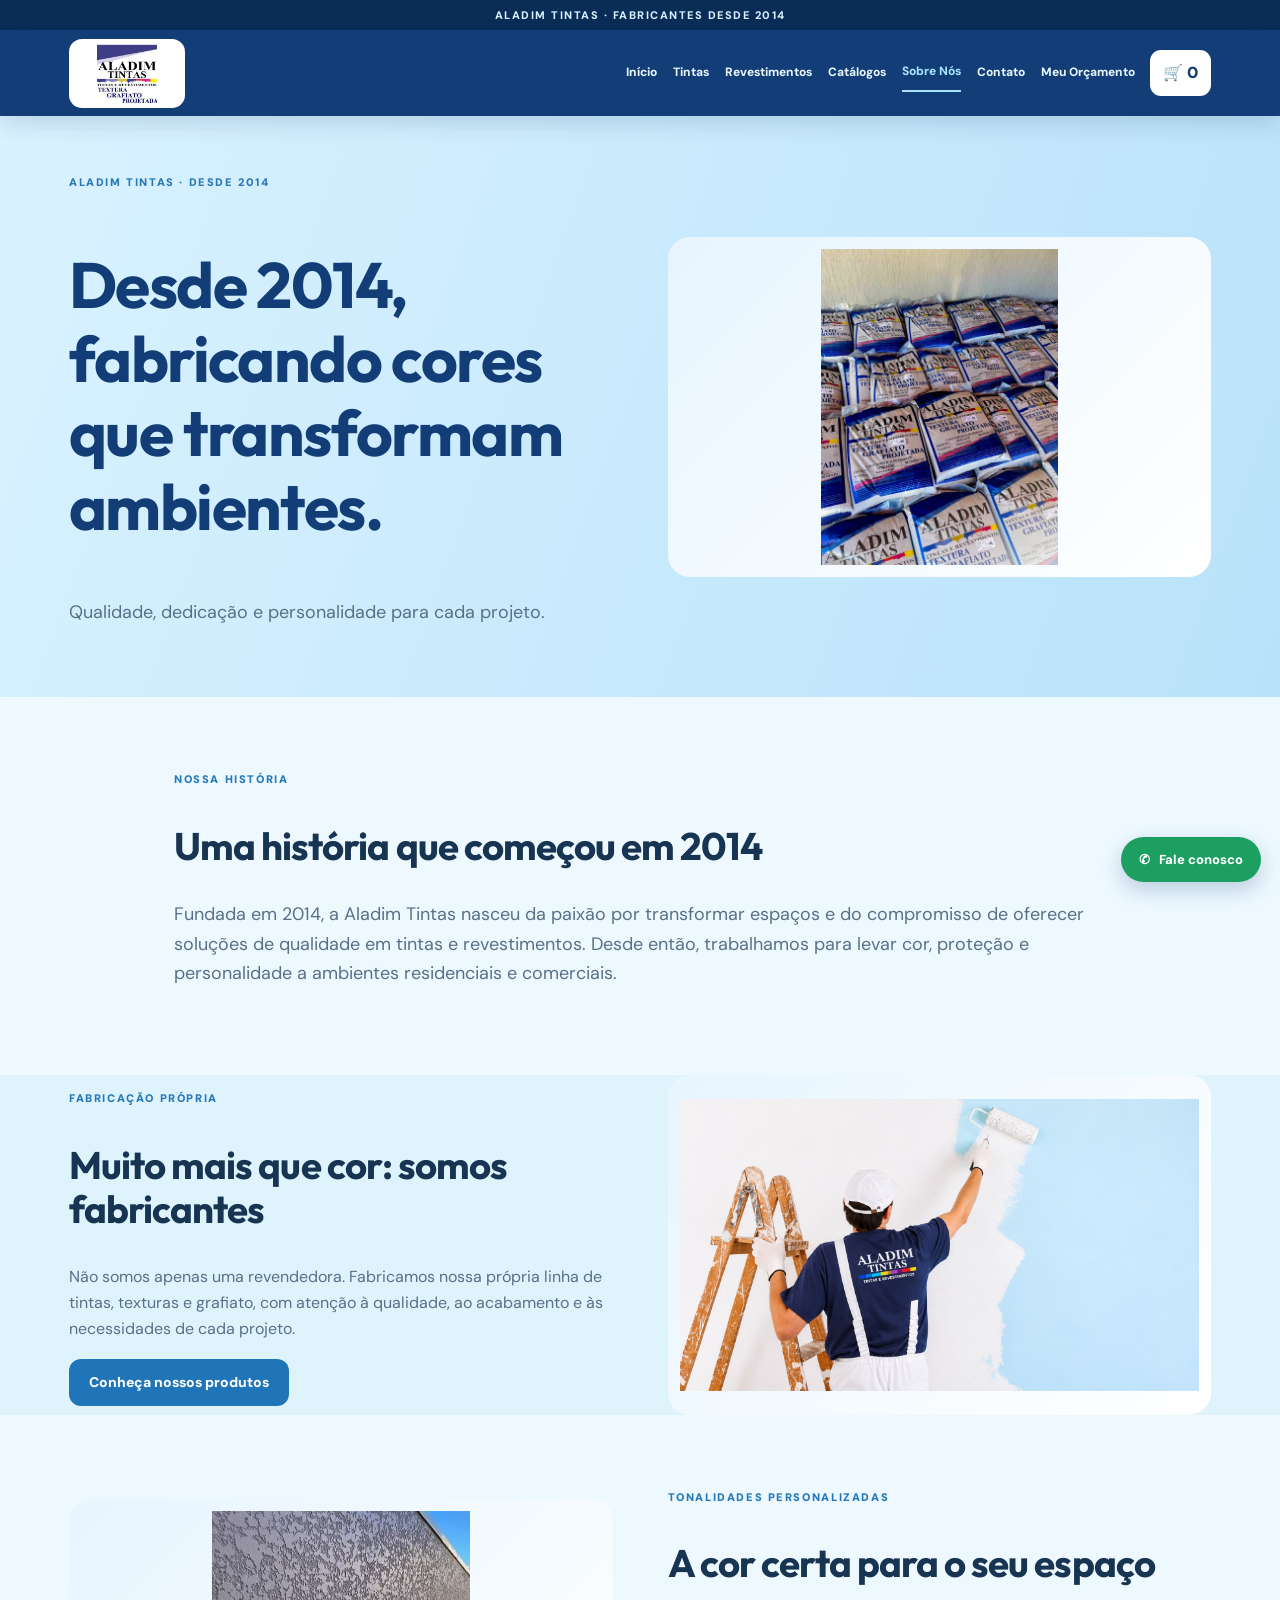
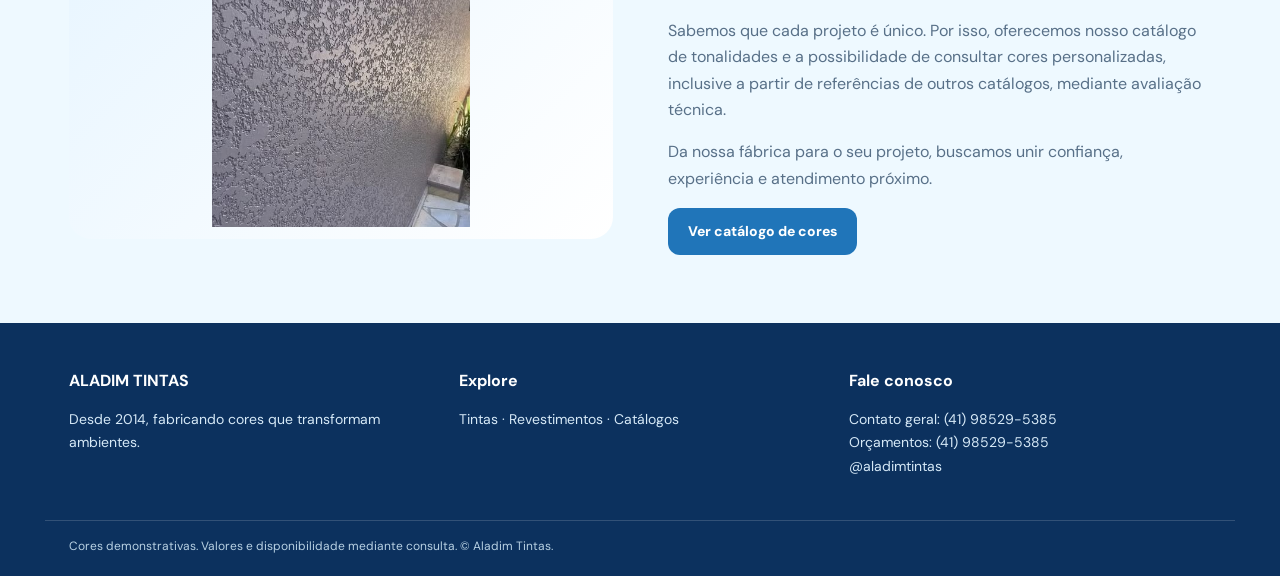
<file: sobre.html>
<!doctype html><html lang="pt-BR"><head><meta charset="utf-8"><meta name="viewport" content="width=device-width,initial-scale=1"><meta name="theme-color" content="#123D77"><meta name="description" content="Aladim Tintas: fabricantes de tintas, texturas e revestimentos desde 2014. Consulte cores e solicite orçamento."><title>Sobre Nós | Aladim Tintas</title><link rel="stylesheet" href="style.css"></head><body data-page="sobre"><div class="topline">ALADIM TINTAS · FABRICANTES DESDE 2014</div><header class="header"><div class="wrap nav"><a class="brand" href="index.html" aria-label="Aladim Tintas, início"><img src="logo.png" alt="Aladim Tintas"></a><button id="menu-button" class="menu-button" type="button" aria-expanded="false" aria-controls="navlinks">☰ Menu</button><nav id="navlinks" class="navlinks" aria-label="Menu principal"><a href="index.html">Início</a><a href="tintas.html">Tintas</a><a href="revestimentos.html">Revestimentos</a><a href="catalogos.html">Catálogos</a><a href="sobre.html" class="current" aria-current="page">Sobre Nós</a><a href="contato.html">Contato</a><a href="orcamento.html">Meu Orçamento</a></nav><a class="cart-top" href="orcamento.html" aria-label="Meu orçamento">🛒 <span id="cart-count">0</span></a></div></header><main id="main"></main><footer><div class="wrap foot-grid"><div><strong>ALADIM TINTAS</strong><p>Desde 2014, fabricando cores que transformam ambientes.</p></div><div><strong>Explore</strong><p><a href="tintas.html">Tintas</a> · <a href="revestimentos.html">Revestimentos</a> · <a href="catalogos.html">Catálogos</a></p></div><div><strong>Fale conosco</strong><p><a href="https://wa.me/5541985295385" target="_blank" rel="noopener">Contato geral: (41) 98529-5385</a><br><a href="https://wa.me/5541985295385" target="_blank" rel="noopener">Orçamentos: (41) 98529-5385</a><br><a href="https://www.instagram.com/aladimtintas/" target="_blank" rel="noopener">@aladimtintas</a></p></div></div><div class="wrap copyright">Cores demonstrativas. Valores e disponibilidade mediante consulta. © Aladim Tintas.</div></footer><a class="whats-float" href="https://wa.me/5541985295385?text=Ol%C3%A1%21%20Gostaria%20de%20falar%20com%20a%20Aladim%20Tintas." target="_blank" rel="noopener" aria-label="Falar com Aladim Tintas pelo WhatsApp">✆ <span>Fale conosco</span></a><script src="app.js" defer></script></body></html>
</file>
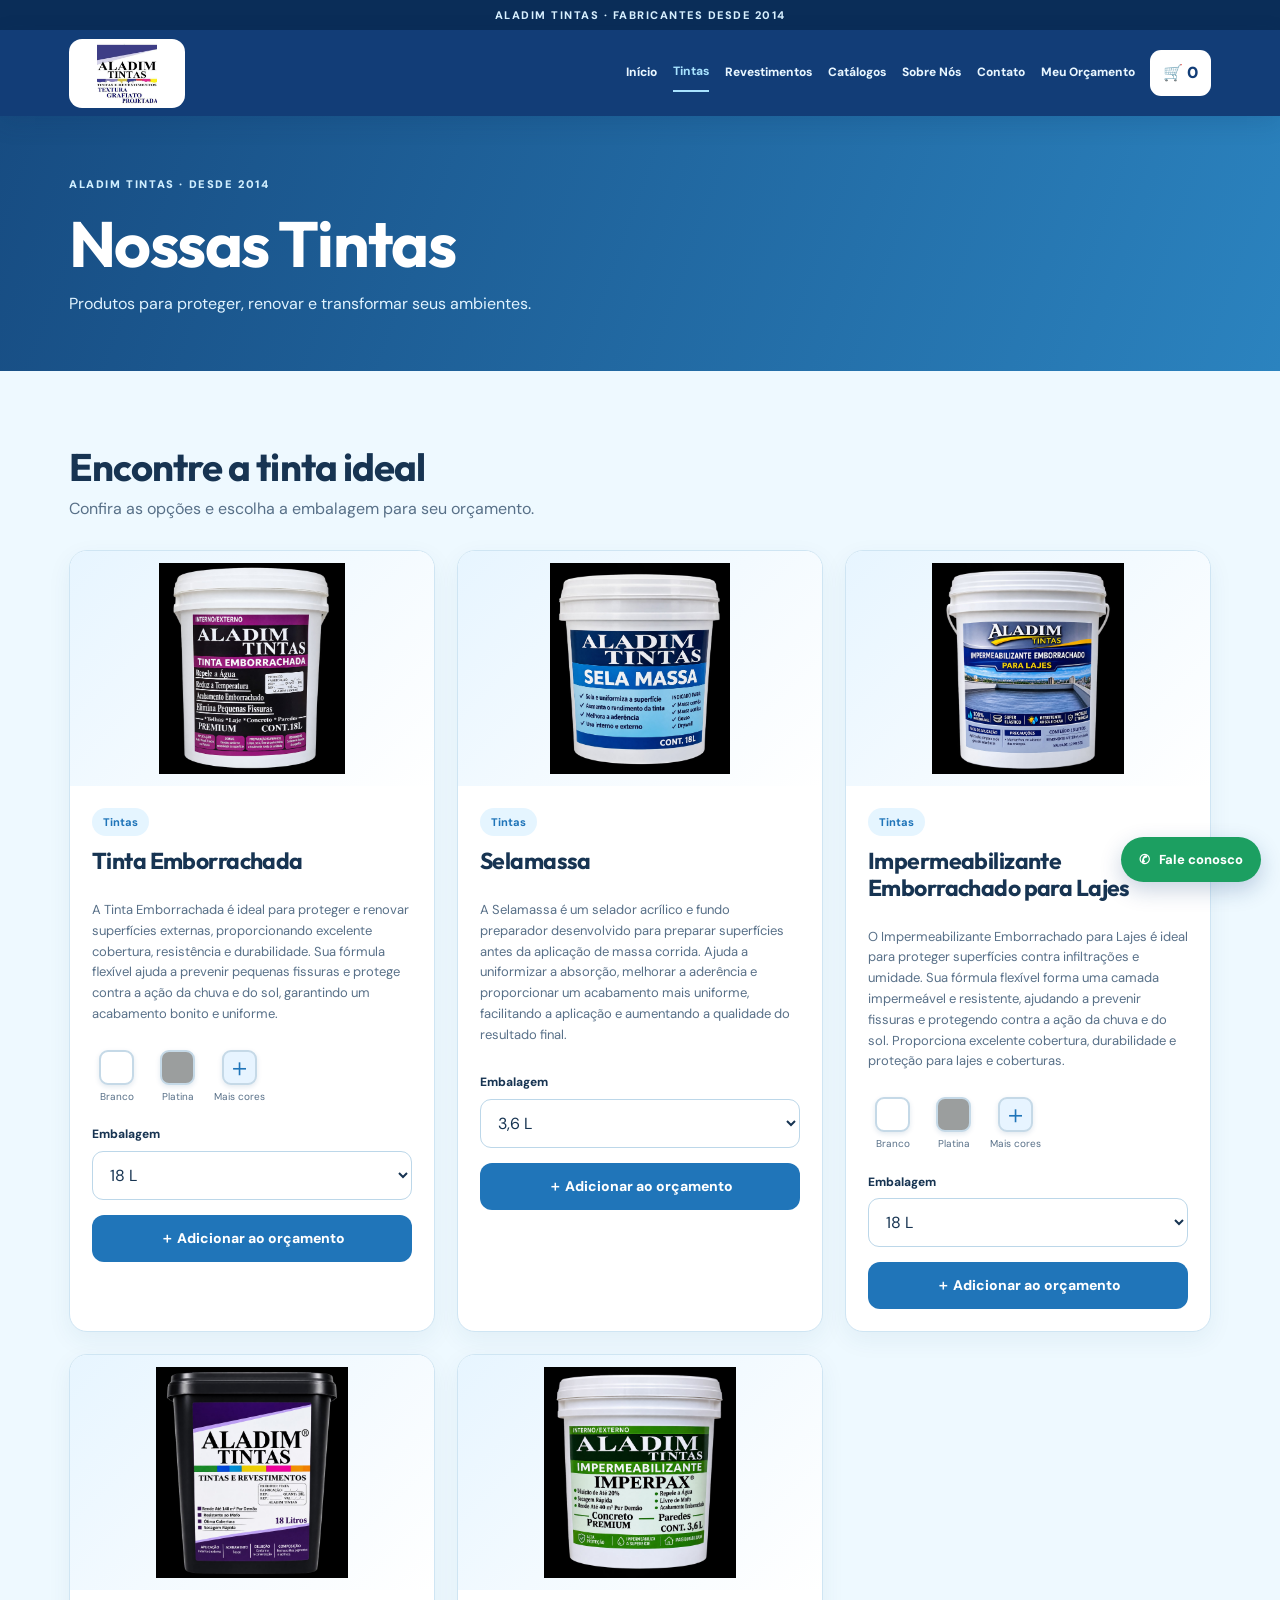
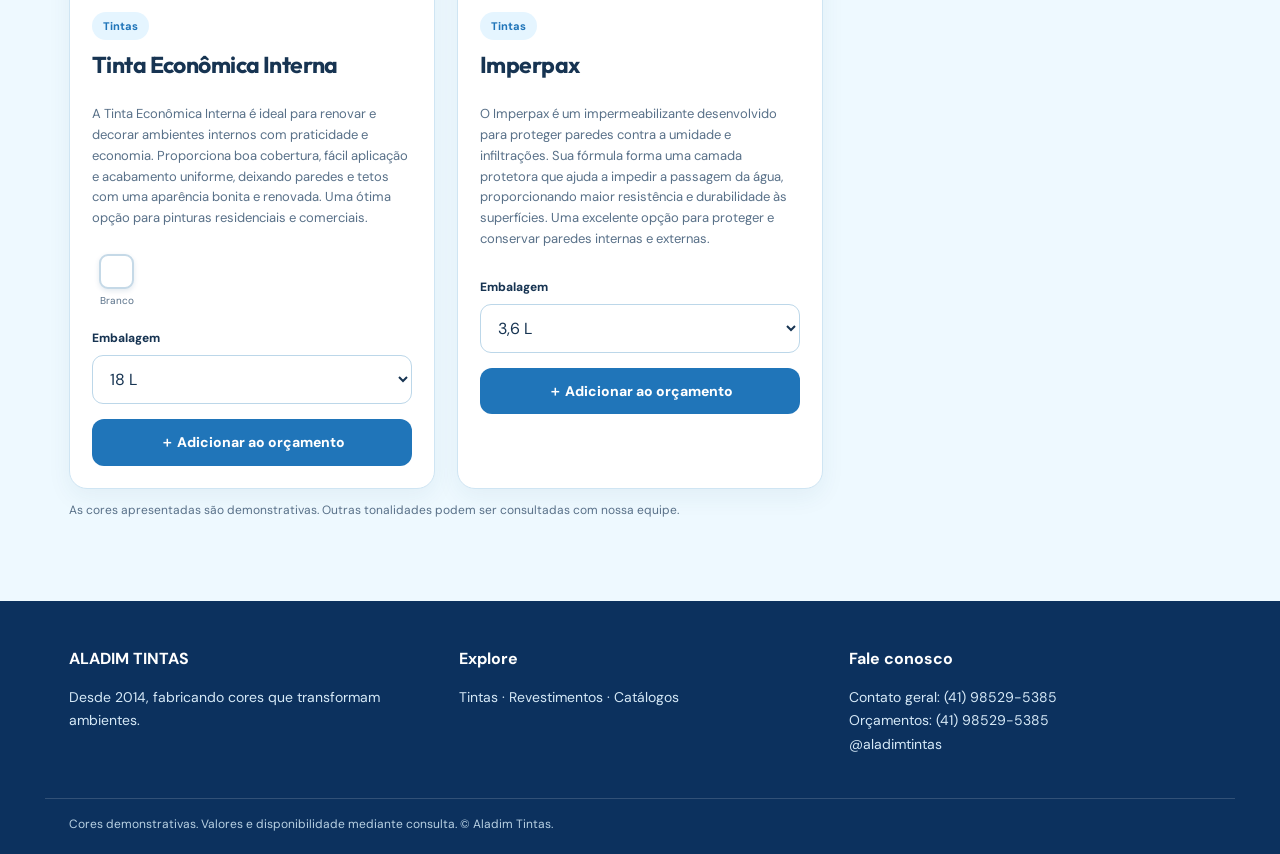
<file: tintas.html>
<!doctype html><html lang="pt-BR"><head><meta charset="utf-8"><meta name="viewport" content="width=device-width,initial-scale=1"><meta name="theme-color" content="#123D77"><meta name="description" content="Aladim Tintas: fabricantes de tintas, texturas e revestimentos desde 2014. Consulte cores e solicite orçamento."><title>Tintas | Aladim Tintas</title><link rel="stylesheet" href="style.css"></head><body data-page="tintas"><div class="topline">ALADIM TINTAS · FABRICANTES DESDE 2014</div><header class="header"><div class="wrap nav"><a class="brand" href="index.html" aria-label="Aladim Tintas, início"><img src="logo.png" alt="Aladim Tintas"></a><button id="menu-button" class="menu-button" type="button" aria-expanded="false" aria-controls="navlinks">☰ Menu</button><nav id="navlinks" class="navlinks" aria-label="Menu principal"><a href="index.html">Início</a><a href="tintas.html" class="current" aria-current="page">Tintas</a><a href="revestimentos.html">Revestimentos</a><a href="catalogos.html">Catálogos</a><a href="sobre.html">Sobre Nós</a><a href="contato.html">Contato</a><a href="orcamento.html">Meu Orçamento</a></nav><a class="cart-top" href="orcamento.html" aria-label="Meu orçamento">🛒 <span id="cart-count">0</span></a></div></header><main id="main"></main><footer><div class="wrap foot-grid"><div><strong>ALADIM TINTAS</strong><p>Desde 2014, fabricando cores que transformam ambientes.</p></div><div><strong>Explore</strong><p><a href="tintas.html">Tintas</a> · <a href="revestimentos.html">Revestimentos</a> · <a href="catalogos.html">Catálogos</a></p></div><div><strong>Fale conosco</strong><p><a href="https://wa.me/5541985295385" target="_blank" rel="noopener">Contato geral: (41) 98529-5385</a><br><a href="https://wa.me/5541985295385" target="_blank" rel="noopener">Orçamentos: (41) 98529-5385</a><br><a href="https://www.instagram.com/aladimtintas/" target="_blank" rel="noopener">@aladimtintas</a></p></div></div><div class="wrap copyright">Cores demonstrativas. Valores e disponibilidade mediante consulta. © Aladim Tintas.</div></footer><a class="whats-float" href="https://wa.me/5541985295385?text=Ol%C3%A1%21%20Gostaria%20de%20falar%20com%20a%20Aladim%20Tintas." target="_blank" rel="noopener" aria-label="Falar com Aladim Tintas pelo WhatsApp">✆ <span>Fale conosco</span></a><script src="app.js" defer></script></body></html>
</file>
<file: style.css>
@import url('https://fonts.googleapis.com/css2?family=DM+Sans:wght@400;500;600;700;800&family=Outfit:wght@400;500;600;700;800;900&display=swap');
:root{--navy:#123d77;--blue:#2075b9;--blue2:#3994d0;--sky:#dff3fc;--sky2:#eef9ff;--ink:#173452;--muted:#587088;--border:#cfe5f3;--white:#fff}*{box-sizing:border-box}html{scroll-behavior:smooth}body{margin:0;background:var(--sky2);color:var(--ink);font:16px/1.65 'DM Sans',Arial,sans-serif}h1,h2,h3{font-family:Outfit,'DM Sans',sans-serif;line-height:1.16;letter-spacing:-.025em}h1{font-size:clamp(38px,5vw,66px)}h2{font-size:clamp(28px,3vw,40px)}h3{font-size:23px}a{color:inherit;text-decoration:none}button,input,select,textarea{font:inherit}button{cursor:pointer}button:disabled{opacity:.45;cursor:not-allowed}.wrap{max-width:1190px;margin:auto;padding-left:24px;padding-right:24px}.topline{text-align:center;background:#0a2d58;color:#d8f0ff;padding:6px 10px;font-size:11px;letter-spacing:1.5px;font-weight:800}.header{background:var(--navy);position:sticky;top:0;z-index:40;box-shadow:0 7px 22px #0b2d5426}.nav{min-height:86px;display:flex;align-items:center;gap:15px}.brand{flex-shrink:0;background:#fff;border-radius:13px;padding:4px 8px}.brand img{width:100px;height:61px;object-fit:contain;display:block}.navlinks{display:flex;align-items:center;gap:16px;margin-left:auto}.navlinks a{font-size:12px;font-weight:800;color:#e8f6ff;white-space:nowrap;padding:8px 0}.navlinks a:hover,.navlinks .current{color:#a8e3ff;border-bottom:2px solid #a8e3ff}.cart-top{padding:10px 13px;border-radius:11px;background:#fff;color:var(--navy);font-weight:900;white-space:nowrap}.menu-button{display:none}.eyebrow{font-size:11px;font-weight:900;letter-spacing:1.6px;color:#2c79b8}.eyebrow.dark{color:#2479ba}.section{padding-top:68px;padding-bottom:68px}.section-heading{margin-bottom:28px}.section-heading h2{margin:6px 0}.section-heading p{margin:0;color:var(--muted)}.btn{display:inline-flex;align-items:center;justify-content:center;border:1px solid transparent;border-radius:12px;padding:13px 19px;font-weight:800;font-size:14px;line-height:1.35;text-align:center;transition:transform .2s,box-shadow .2s}.btn:hover{transform:translateY(-2px);box-shadow:0 8px 18px #123d7724}.btn-primary{background:var(--blue);color:#fff}.btn-outline{background:#fff;color:var(--navy);border-color:#b7d9ee}.actions{display:flex;gap:12px;flex-wrap:wrap;margin-top:24px}.home-hero{background:linear-gradient(135deg,#e0f5ff,#c6e9fc);overflow:hidden}.hero-layout{display:grid;grid-template-columns:1.05fr .95fr;gap:50px;align-items:center;min-height:470px;padding-top:54px;padding-bottom:54px}.hero-layout h1{color:var(--navy);margin:14px 0}.hero-layout h1 em{color:var(--blue);font-style:normal}.hero-layout p{color:#426785;font-size:18px;max-width:540px}.photo{height:230px;background:linear-gradient(135deg,#e7f5ff,#fff);display:flex;align-items:center;justify-content:center;overflow:hidden}.photo img{width:100%;height:100%;object-fit:contain;padding:12px}.hero-photo{height:355px;border-radius:25px;box-shadow:0 18px 38px #154b782b}.hero-photo img{object-fit:cover;padding:0}.brush-band{background:linear-gradient(110deg,#14538d,#2b8bc8);color:#fff;text-align:center;font:700 clamp(19px,2.5vw,30px)/1.3 Outfit,sans-serif;padding:25px 0;position:relative}.brush-band:after{content:'';position:absolute;bottom:-9px;left:0;right:0;height:12px;background:repeating-linear-gradient(110deg,#2b8bc8 0 28px,transparent 28px 42px);opacity:.45}.finish-grid{display:grid;grid-template-columns:repeat(4,minmax(0,1fr));gap:17px}.finish-card,.product-card,.help-card,.contact-card,.color-card{background:#fff;border:1px solid var(--border);border-radius:18px;overflow:hidden;box-shadow:0 8px 25px #184d7510}.finish-card{transition:transform .2s}.finish-card:hover{transform:translateY(-4px)}.finish-card .photo{height:175px}.finish-card .photo img{object-fit:cover;padding:0}.finish-card strong,.finish-card span{display:block;margin:12px 15px}.finish-card span{font-size:13px;color:var(--blue);font-weight:800}.soft-section{background:var(--sky)}.help-grid{display:grid;grid-template-columns:1fr 1fr;gap:20px}.help-card{padding:32px}.help-card h3{margin:8px 0}.help-card p{color:var(--muted)}.help-icon{font-size:35px}.message-layout{display:grid;grid-template-columns:1fr 1fr;gap:45px;align-items:start}.message-layout p{color:var(--muted)}.message-form{background:#fff;border:1px solid var(--border);padding:25px;border-radius:18px;display:grid;gap:9px}.message-form label{font-weight:800;font-size:13px}.message-form .btn{margin-top:10px}.field{width:100%;padding:12px 13px;background:#fff;border:1px solid #bcd7e9;border-radius:11px;color:var(--ink);outline-color:var(--blue)}.page-hero{background:linear-gradient(110deg,#174c82,#2b83bf);color:#fff;padding:54px 0}.page-hero .eyebrow{color:#d0efff}.page-hero h1{margin:10px 0}.page-hero p{color:#e0f3ff;margin:0;max-width:720px}.product-grid{display:grid;grid-template-columns:repeat(3,minmax(0,1fr));gap:22px}.product-card .photo{height:235px}.product-body{padding:22px;display:flex;flex-direction:column;align-items:stretch}.product-body h3{margin:12px 0}.product-body p{font-size:13px;color:var(--muted);line-height:1.6;flex:1}.pill{align-self:start;font-size:11px;font-weight:800;color:var(--blue);background:#e5f5ff;padding:5px 11px;border-radius:30px}.product-body label,.coating-text label{font-size:12px;font-weight:800;margin:15px 0 6px}.product-body .btn,.coating-text .btn{margin-top:15px}.swatches{display:flex;gap:12px;flex-wrap:wrap;margin:12px 0 5px}.swatch-option{display:flex;flex-direction:column;align-items:center;gap:4px;font-size:11px;min-width:49px}.swatch-option small{font-size:10px;color:var(--muted);text-align:center}.swatch-dot{width:35px;height:35px;border:2px solid #c5d9e7;border-radius:9px;box-shadow:0 2px 5px #174c8220}.swatch-dot.more{display:flex;align-items:center;justify-content:center;background:#e7f4ff;color:var(--blue);font-size:25px}.coating-list{display:grid;gap:24px}.coating-section{background:#fff;border:1px solid var(--border);border-radius:24px;padding:25px;display:grid;gap:26px;box-shadow:0 9px 25px #154b7812}.coating-photos{display:grid;grid-template-columns:repeat(3,minmax(0,1fr));gap:12px}.coating-photos .photo,.coating-sample{height:220px;border-radius:14px;overflow:hidden;background:#e8f4fc}.coating-photos .photo img{object-fit:contain}.coating-sample{position:relative}.coating-sample img{width:100%;height:100%;object-fit:cover;image-rendering:auto}.coating-sample small{position:absolute;bottom:0;left:0;right:0;background:#123d77df;color:#fff;text-align:center;padding:4px;font-size:11px}.coating-text h2{margin:7px 0}.coating-text p{color:var(--muted);max-width:850px}.coating-text select{max-width:320px;display:block}.catalog-notice{background:#fff;border-left:4px solid var(--blue);border-radius:12px;padding:17px 22px;margin-bottom:38px;box-shadow:0 5px 15px #123d7710}.colors-grid{display:grid;grid-template-columns:repeat(4,minmax(0,1fr));gap:18px}.color-card{padding:10px}.color-card img{width:100%;aspect-ratio:2.3/1;object-fit:cover;display:block;border-radius:10px;border:1px solid #d7e2e8}.color-info{display:flex;flex-direction:column;text-align:center;padding:9px 3px 5px;line-height:1.35}.color-info strong{font-size:14px}.color-info span{color:var(--muted);font-size:12px;margin-top:3px}.sun-note{font-size:13px;color:var(--muted);margin-top:24px}.custom-colors{display:grid;grid-template-columns:1.3fr .7fr;gap:45px;align-items:center}.custom-colors p{color:var(--muted)}.brand-refs{display:grid;gap:15px}.brand-refs img{width:100%;max-height:140px;object-fit:contain;background:white;padding:18px;border-radius:18px;border:1px solid var(--border)}.about-hero{background:linear-gradient(110deg,#d9f2ff,#b9e2fa);padding:52px 0}.about-hero h1{color:var(--navy)}.about-hero p{color:var(--muted);font-size:18px}.about-hero .photo{height:320px;border-radius:24px}.split{display:grid;grid-template-columns:1fr 1fr;gap:55px;align-items:center}.split p,.story p{color:var(--muted)}.split .photo{height:340px;border-radius:22px}.story{max-width:980px}.story p{font-size:18px}.contact-cards{display:grid;grid-template-columns:1fr 1fr;gap:25px}.contact-card{padding:27px}.contact-card h2{font-size:28px;margin:12px 0}.contact-card h3{margin:8px 0}.contact-card p{color:var(--muted)}.contact-card .photo{height:225px;border-radius:13px}.contact-card .photo img{object-fit:cover;padding:0}.contact-card p a{text-decoration:underline}.map-frame{height:340px;margin-top:30px;border-radius:19px;overflow:hidden;background:#d5e8f4}.map-frame iframe{border:0;width:100%;height:100%}.quote-grid{display:grid;grid-template-columns:1.2fr .8fr;gap:24px;align-items:start}.quote-box{background:#fff;border:1px solid var(--border);border-radius:20px;padding:25px;box-shadow:0 9px 25px #154b7810}.quote-box h2{font-size:27px;margin:0 0 22px}.quote-box label{display:block;font-size:13px;font-weight:800;margin:14px 0 6px}.quote-box .send-btn{width:100%;margin-top:20px}.quote-row{display:flex;align-items:center;gap:12px;padding:14px 0;border-bottom:1px solid var(--border)}.quote-thumb{width:75px;flex:none}.quote-thumb .photo{height:70px;border-radius:10px}.quote-info{flex:1;min-width:0}.quote-info strong{font-size:14px;display:block}.quote-info span{font-size:12px;color:var(--muted)}.remove{border:0;background:none;padding:0;color:#b53d47;text-decoration:underline;font-size:12px}.stepper{display:flex;gap:8px;align-items:center;font-weight:800}.stepper button{background:#f2f9ff;border:1px solid var(--border);border-radius:8px;width:31px;height:31px}.back-link{display:inline-block;margin-top:20px;color:var(--blue);font-weight:800}.empty-cart{text-align:center;padding:25px}.empty-cart>span{font-size:40px}.muted{color:var(--muted)}.small{font-size:12px}.item-count{color:var(--blue)}footer{background:#0c315e;color:#fff;padding:45px 0 20px}.foot-grid{display:grid;grid-template-columns:repeat(3,1fr);gap:28px}.foot-grid p{font-size:14px;color:#d6e9f7}.foot-grid a:hover{text-decoration:underline}.copyright{border-top:1px solid #ffffff28;margin-top:28px;padding-top:16px;font-size:12px;color:#b8d1e3}.whats-float{position:fixed;right:19px;bottom:18px;z-index:50;display:flex;align-items:center;gap:9px;background:#1c9f61;color:#fff;padding:12px 18px;border-radius:30px;box-shadow:0 8px 22px #123d773b;font-weight:800;font-size:13px;transition:transform .2s}.whats-float:hover{transform:translateY(-3px)}.whats-float:first-letter{font-size:22px}
@media(max-width:1100px){.navlinks{gap:9px}.navlinks a{font-size:11px}.brand img{width:90px}}@media(max-width:930px){.menu-button{display:block;margin-left:auto;border:1px solid #9bc8e5;color:var(--navy);background:#fff;border-radius:10px;padding:9px 12px;font-weight:800}.nav{flex-wrap:wrap;min-height:75px}.navlinks{display:none;order:4;flex-basis:100%;padding:10px 0 18px;flex-direction:column;align-items:stretch;gap:0}.navlinks.open{display:flex}.navlinks a{font-size:14px;padding:10px;border-radius:8px}.navlinks .current{border-bottom:0;background:#ffffff18}.hero-layout,.split,.message-layout,.custom-colors,.quote-grid{grid-template-columns:1fr}.hero-layout{gap:25px}.hero-photo{height:260px}.product-grid{grid-template-columns:repeat(2,minmax(0,1fr))}.finish-grid{grid-template-columns:repeat(2,minmax(0,1fr))}.contact-cards{grid-template-columns:1fr}.brand-refs{grid-template-columns:1fr 1fr}.brand-refs img{height:130px}}@media(max-width:620px){.wrap{padding-left:17px;padding-right:17px}.section{padding-top:42px;padding-bottom:42px}.hero-layout{padding-top:35px;padding-bottom:38px}.hero-layout p{font-size:16px}.hero-photo{height:220px}.help-grid,.product-grid,.foot-grid{grid-template-columns:1fr}.colors-grid{grid-template-columns:repeat(2,minmax(0,1fr));gap:10px}.color-card{padding:6px;border-radius:12px}.color-info strong{font-size:12px}.color-info span{font-size:11px}.coating-section{padding:14px}.coating-photos{display:flex;overflow-x:auto;scroll-snap-type:x mandatory;padding-bottom:8px}.coating-photos>.photo,.coating-sample{min-width:76%;height:210px;scroll-snap-align:start}.coating-text{padding:0 5px 8px}.quote-box{padding:18px}.quote-row{gap:7px}.quote-thumb{width:54px}.quote-thumb .photo{height:55px}.stepper{gap:4px}.stepper button{width:27px;height:27px}.brand-refs{grid-template-columns:1fr 1fr}.whats-float span{display:none}.whats-float{width:49px;height:49px;justify-content:center;padding:0;border-radius:50%;font-size:24px}}
@media(prefers-reduced-motion:reduce){html{scroll-behavior:auto}*,*:before,*:after{transition:none!important;animation:none!important}}

/* Revestimentos: uma imagem para texturas e duas para cimento queimado. */
.coating-photos.one-photo{grid-template-columns:minmax(0,1fr);max-width:440px}
.coating-photos.two-photos{grid-template-columns:repeat(2,minmax(0,1fr));max-width:720px}
.coating-photos.one-photo .photo,.coating-photos.two-photos .photo,.coating-photos.two-photos .coating-sample{height:275px}
.technical-specs{margin:24px 0 8px;border-top:1px solid #d8e1e9}
.technical-row{padding:18px 0;border-bottom:1px solid #d8e1e9}
.technical-row h3{font:600 16px/1.4 'DM Sans',Arial,sans-serif;letter-spacing:0;margin:0 0 10px;color:var(--ink)}
.technical-row p{font-size:13px;line-height:1.7;margin:0;color:var(--muted)}
@media(max-width:620px){.coating-photos.one-photo,.coating-photos.two-photos{display:grid;overflow:visible;padding:0;grid-template-columns:1fr;max-width:none}.coating-photos.two-photos{grid-template-columns:repeat(2,minmax(0,1fr));gap:8px}.coating-photos.one-photo>.photo,.coating-photos.two-photos>.photo,.coating-photos.two-photos>.coating-sample{min-width:0;width:100%;height:210px}.coating-photos.two-photos>.photo,.coating-photos.two-photos>.coating-sample{height:175px}.coating-sample small{font-size:10px}}
</file>
